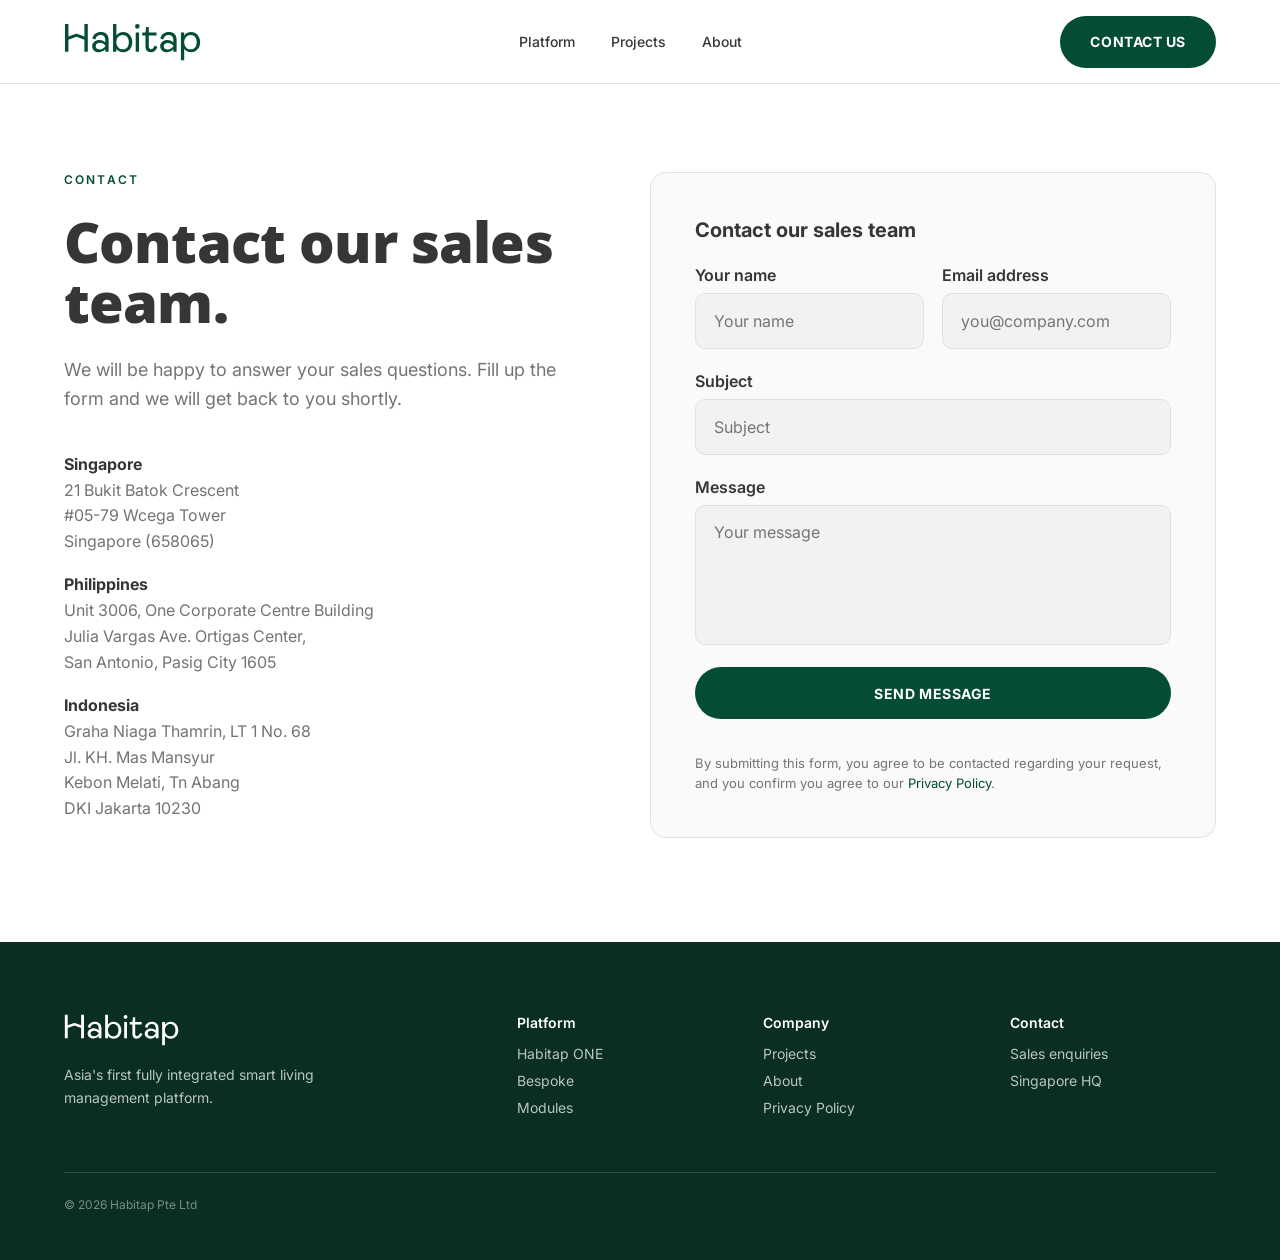
<file: contact.html>
<!DOCTYPE html>
<html lang="en">
<head>
<meta charset="utf-8">
<meta name="viewport" content="width=device-width, initial-scale=1">
<title>Contact | Habitap</title>
<link rel="preconnect" href="https://fonts.googleapis.com">
<link href="https://fonts.googleapis.com/css2?family=Inter:wght@400;500;600;700&amp;family=Open+Sans:wght@700;800&amp;display=swap" rel="stylesheet">
<link rel="stylesheet" href="site.css">
</head>
<body>

<nav class="nav">
  <div class="wrap">
    <a href="index.html"><img src="assets/Habitap_RGB_Forest.svg" alt="Habitap"></a>
    <div class="nav-links"><a href="index.html#platform">Platform</a><a href="projects.html">Projects</a><a href="about.html">About</a></div>
    <a class="btn" href="contact.html">CONTACT US</a>
    <button class="nav-burger" type="button" aria-label="Menu" aria-expanded="false"><span></span><span></span><span></span></button>
  </div>
  <div class="nav-panel" id="nav-panel"><a href="index.html#platform">Platform</a><a href="projects.html">Projects</a><a href="about.html">About</a><a href="contact.html">Contact us</a></div>
</nav>

<div class="wrap contact-grid">
  <div class="contact-info">
    <span class="kick">Contact</span>
    <h1>Contact our sales team.</h1>
    <p class="sub">We will be happy to answer your sales questions. Fill up the form and we will get back to you shortly.</p>
    <div style="display:flex;flex-direction:column;gap:20px;margin-top:16px">
      <div><b style="font-size:16px">Singapore</b><div style="color:var(--ink-2);font-size:16px;margin-top:4px;line-height:1.6">21 Bukit Batok Crescent<br>#05-79 Wcega Tower<br>Singapore (658065)</div></div>
      <div><b style="font-size:16px">Philippines</b><div style="color:var(--ink-2);font-size:16px;margin-top:4px;line-height:1.6">Unit 3006, One Corporate Centre Building<br>Julia Vargas Ave. Ortigas Center,<br>San Antonio, Pasig City 1605</div></div>
      <div><b style="font-size:16px">Indonesia</b><div style="color:var(--ink-2);font-size:16px;margin-top:4px;line-height:1.6">Graha Niaga Thamrin, LT 1 No. 68<br>Jl. KH. Mas Mansyur<br>Kebon Melati, Tn Abang<br>DKI Jakarta 10230</div></div>
    </div>
  </div>
  <form class="contact-card" onsubmit="event.preventDefault();this.querySelector('button').textContent='THANK YOU. WE\'LL BE IN TOUCH';">
    <h3>Contact our sales team</h3>
    <div class="two-col">
      <div class="field"><label for="cf-name">Your name</label><input id="cf-name" placeholder="Your name"></div>
      <div class="field"><label for="cf-email">Email address</label><input id="cf-email" type="email" placeholder="you@company.com"></div>
    </div>
    <div class="field"><label for="cf-subject">Subject</label><input id="cf-subject" placeholder="Subject"></div>
    <div class="field"><label for="cf-msg">Message</label><textarea id="cf-msg" placeholder="Your message"></textarea></div>
    <button class="btn" type="submit" style="width:100%">SEND MESSAGE</button>
    <p style="font-size:13px;color:var(--ink-2);line-height:1.55;margin:12px 0 0">By submitting this form, you agree to be contacted regarding your request, and you confirm you agree to our <a href="https://habitap.app/privacypolicy.html" target="_blank" rel="noopener">Privacy Policy</a>.</p>
  </form>
</div>

<footer class="footer">
  <div class="wrap">
    <div class="cols">
      <div><img src="assets/Habitap_RGB_White.svg" alt="Habitap"><div class="tag">Asia's first fully integrated smart living management platform.</div></div>
      <div><b>Platform</b><div class="fl"><a href="index.html#platform">Habitap ONE</a><a href="index.html#platform">Bespoke</a><a href="index.html#platform">Modules</a></div></div>
      <div><b>Company</b><div class="fl"><a href="projects.html">Projects</a><a href="about.html">About</a><a href="privacy.html">Privacy Policy</a></div></div>
      <div><b>Contact</b><div class="fl"><a href="contact.html">Sales enquiries</a><a href="contact.html">Singapore HQ</a></div></div>
    </div>
    <div class="base"><span>© 2026 Habitap Pte Ltd</span></div>
  </div>
</footer>

<script src="site.js" defer></script>
</body>
</html>
</file>
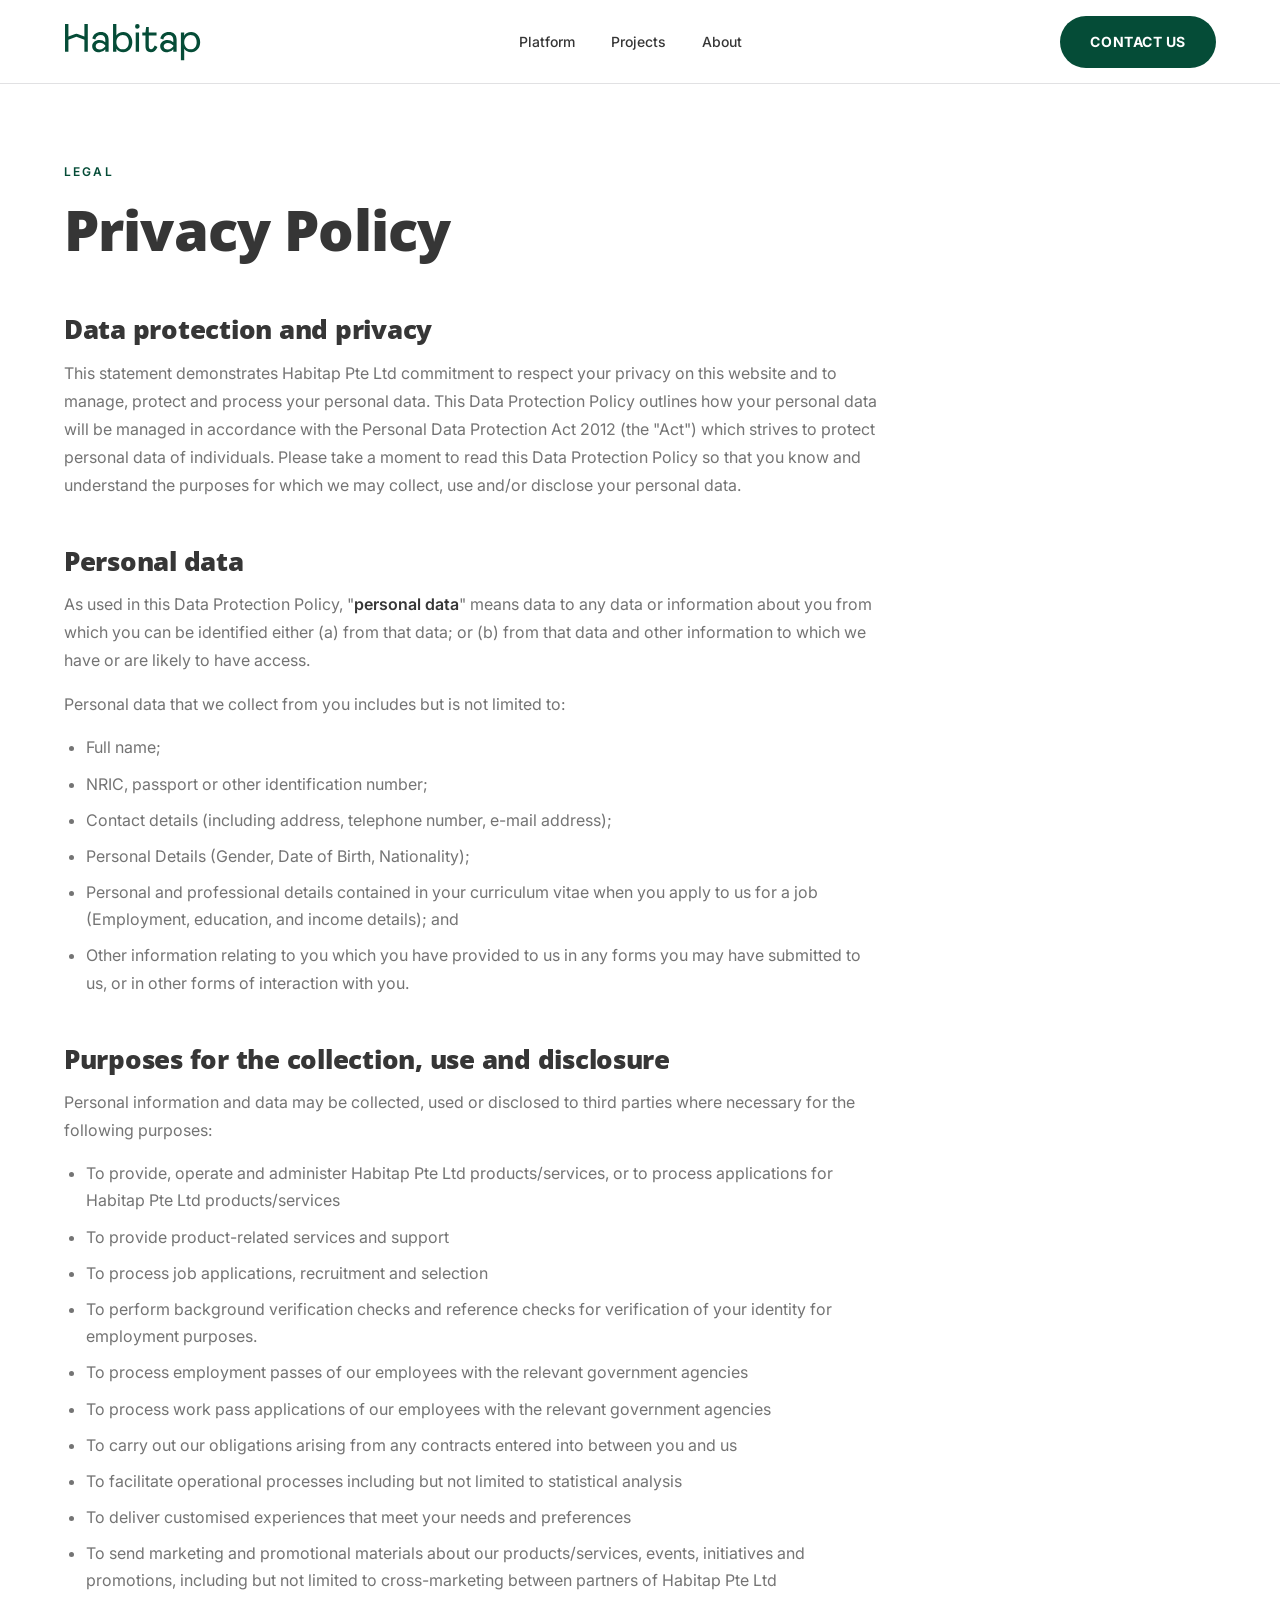
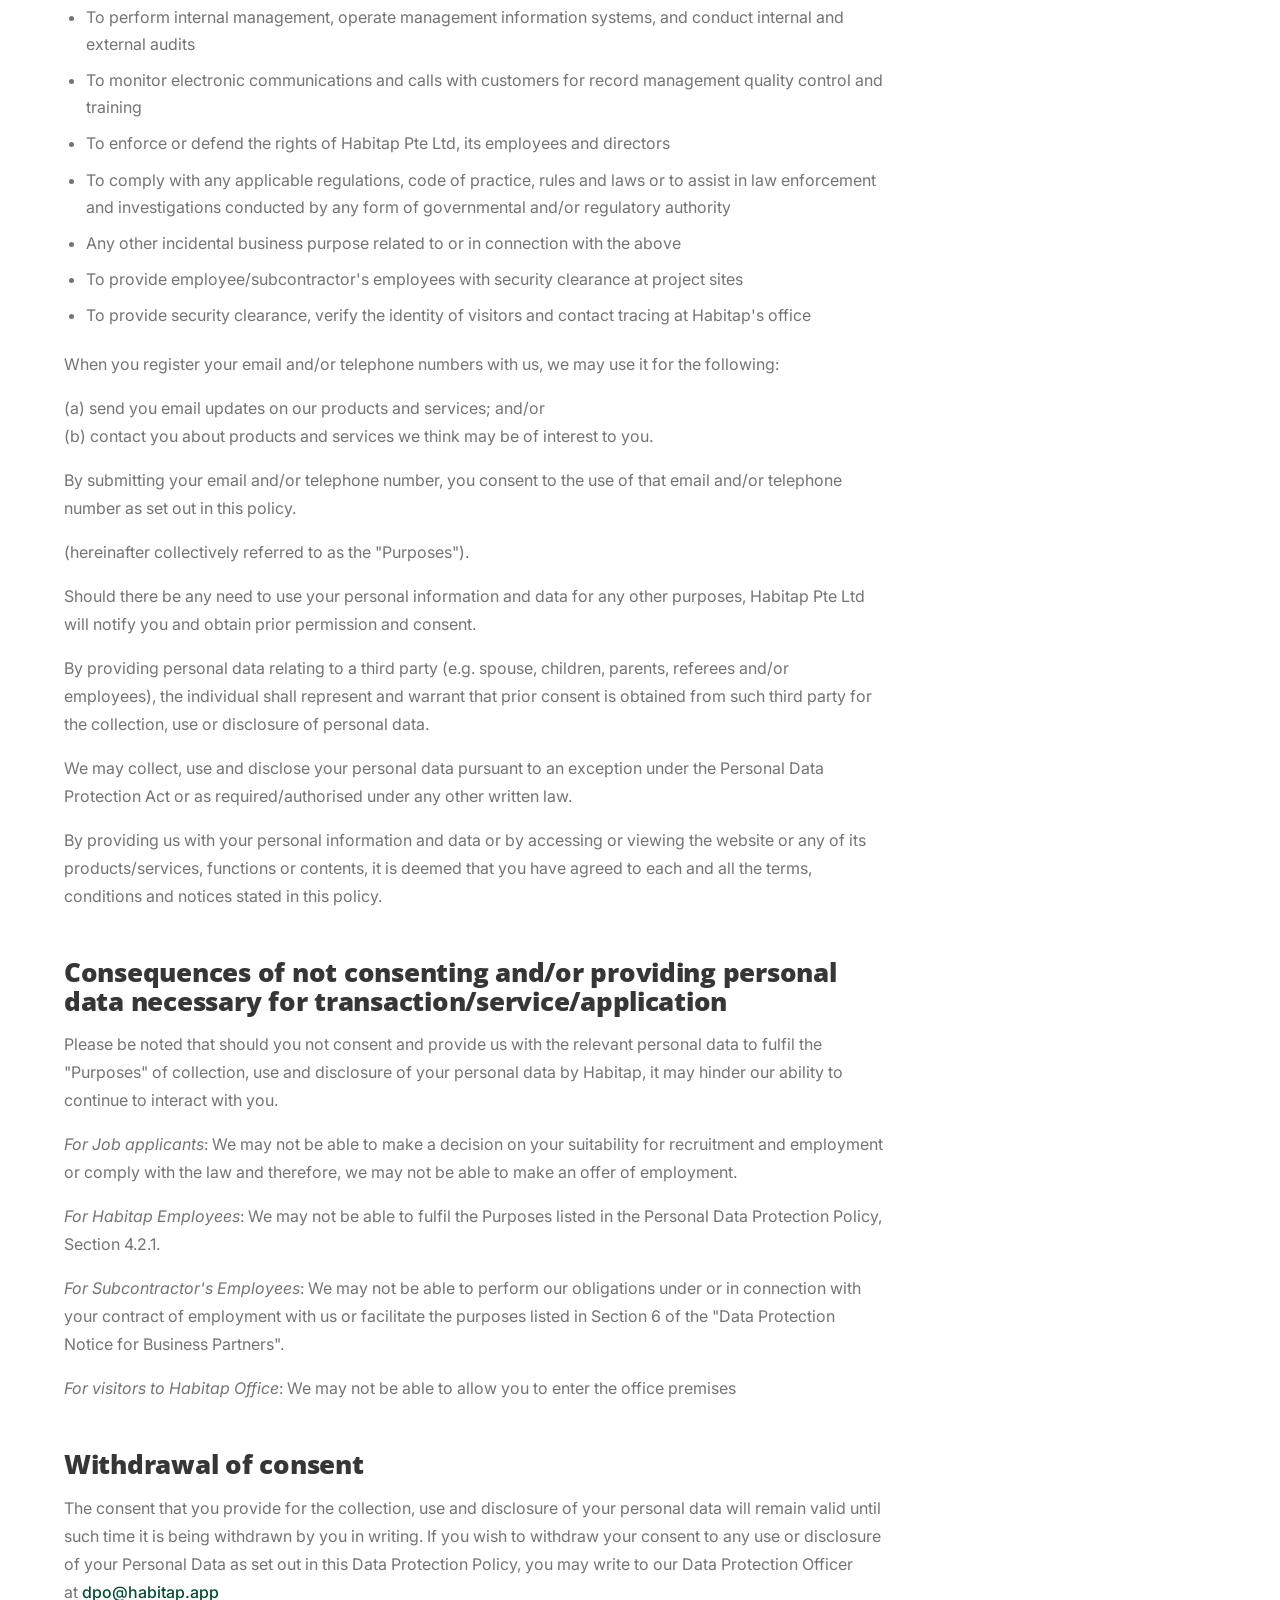
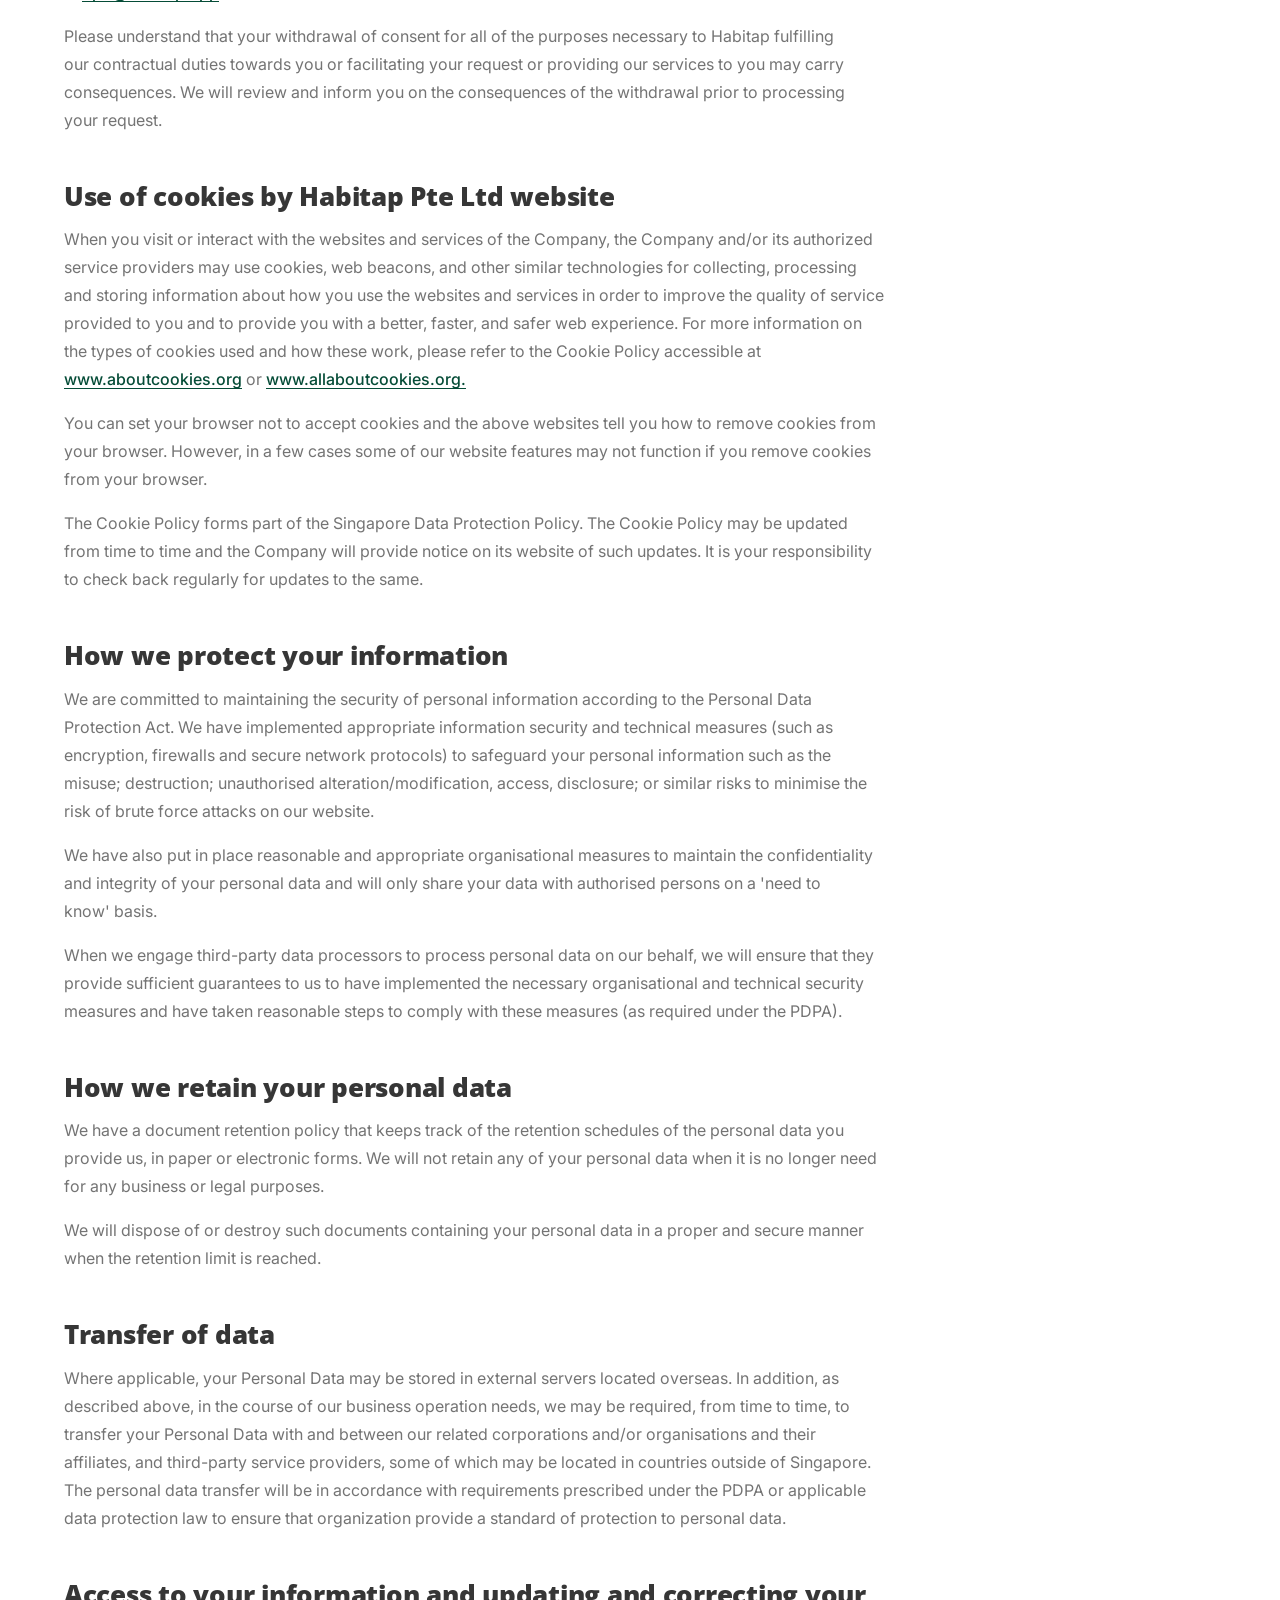
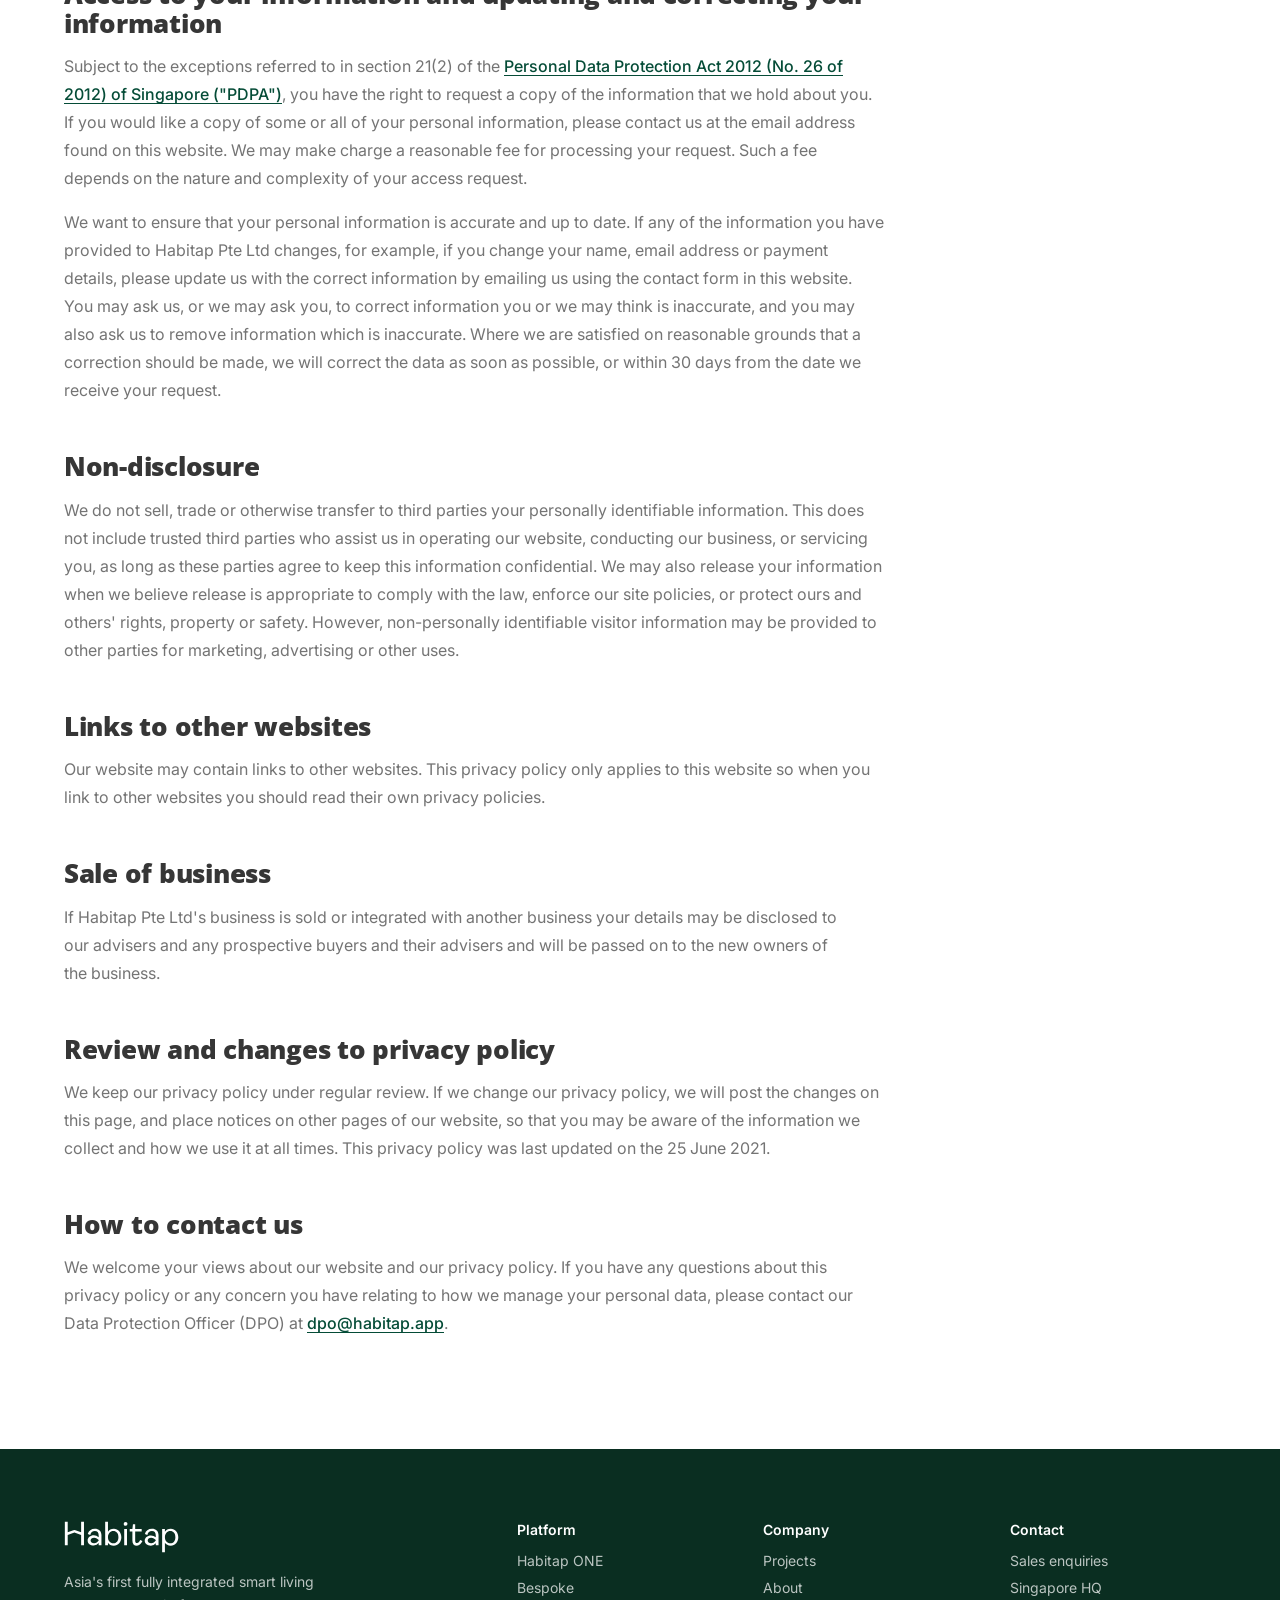
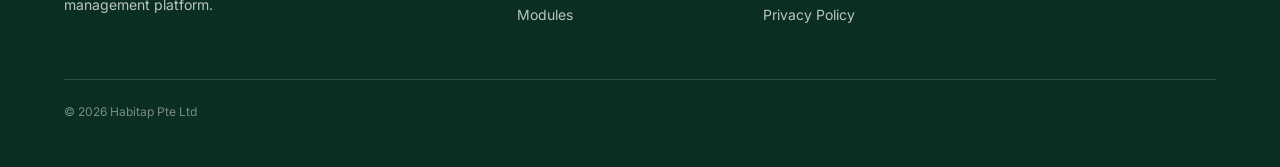
<file: privacy.html>
<!DOCTYPE html>
<html lang="en">
<head>
<meta charset="utf-8">
<meta name="viewport" content="width=device-width, initial-scale=1">
<title>Privacy Policy | Habitap</title>
<meta name="description" content="Habitap Pte Ltd Data Protection Policy: how your personal data is collected, used, disclosed and protected in accordance with Singapore's Personal Data Protection Act 2012.">
<link rel="preconnect" href="https://fonts.googleapis.com">
<link href="https://fonts.googleapis.com/css2?family=Inter:wght@400;500;600;700&amp;family=Open+Sans:wght@700;800&amp;display=swap" rel="stylesheet">
<link rel="stylesheet" href="site.css">
</head>
<body>

<nav class="nav">
  <div class="wrap">
    <a href="index.html"><img src="assets/Habitap_RGB_Forest.svg" alt="Habitap"></a>
    <div class="nav-links"><a href="index.html#platform">Platform</a><a href="projects.html">Projects</a><a href="about.html">About</a></div>
    <a class="btn" href="contact.html">CONTACT US</a>
    <button class="nav-burger" type="button" aria-label="Menu" aria-expanded="false"><span></span><span></span><span></span></button>
  </div>
  <div class="nav-panel" id="nav-panel"><a href="index.html#platform">Platform</a><a href="projects.html">Projects</a><a href="about.html">About</a><a href="contact.html">Contact us</a></div>
</nav>

<div class="wrap page-hero">
  <span class="kick">Legal</span>
  <h1>Privacy Policy</h1>
</div>

<div class="wrap legal">
  <h2>Data protection and privacy</h2>
  <p>This statement demonstrates Habitap Pte Ltd commitment to respect your privacy on this website and to manage, protect and process your personal data. This Data Protection Policy outlines how your personal data will be managed in accordance with the Personal Data Protection Act 2012 (the "Act") which strives to protect personal data of individuals. Please take a moment to read this Data Protection Policy so that you know and understand the purposes for which we may collect, use and/or disclose your personal data.</p>

  <h2>Personal data</h2>
  <p>As used in this Data Protection Policy, "<strong>personal data</strong>" means data to any data or information about you from which you can be identified either (a) from that data; or (b) from that data and other information to which we have or are likely to have access.</p>
  <p>Personal data that we collect from you includes but is not limited to:</p>
  <ul>
    <li>Full name;</li>
    <li>NRIC, passport or other identification number;</li>
    <li>Contact details (including address, telephone number, e-mail address);</li>
    <li>Personal Details (Gender, Date of Birth, Nationality);</li>
    <li>Personal and professional details contained in your curriculum vitae when you apply to us for a job (Employment, education, and income details); and</li>
    <li>Other information relating to you which you have provided to us in any forms you may have submitted to us, or in other forms of interaction with you.</li>
  </ul>

  <h2>Purposes for the collection, use and disclosure</h2>
  <p>Personal information and data may be collected, used or disclosed to third parties where necessary for the following purposes:</p>
  <ul>
    <li>To provide, operate and administer Habitap Pte Ltd products/services, or to process applications for Habitap Pte Ltd products/services</li>
    <li>To provide product-related services and support</li>
    <li>To process job applications, recruitment and selection</li>
    <li>To perform background verification checks and reference checks for verification of your identity for employment purposes.</li>
    <li>To process employment passes of our employees with the relevant government agencies</li>
    <li>To process work pass applications of our employees with the relevant government agencies</li>
    <li>To carry out our obligations arising from any contracts entered into between you and us</li>
    <li>To facilitate operational processes including but not limited to statistical analysis</li>
    <li>To deliver customised experiences that meet your needs and preferences</li>
    <li>To send marketing and promotional materials about our products/services, events, initiatives and promotions, including but not limited to cross-marketing between partners of Habitap Pte Ltd</li>
    <li>To perform internal management, operate management information systems, and conduct internal and external audits</li>
    <li>To monitor electronic communications and calls with customers for record management quality control and training</li>
    <li>To enforce or defend the rights of Habitap Pte Ltd, its employees and directors</li>
    <li>To comply with any applicable regulations, code of practice, rules and laws or to assist in law enforcement and investigations conducted by any form of governmental and/or regulatory authority</li>
    <li>Any other incidental business purpose related to or in connection with the above</li>
    <li>To provide employee/subcontractor's employees with security clearance at project sites</li>
    <li>To provide security clearance, verify the identity of visitors and contact tracing at Habitap's office</li>
  </ul>
  <p>When you register your email and/or telephone numbers with us, we may use it for the following:</p>
  <p>(a) send you email updates on our products and services; and/or<br>(b) contact you about products and services we think may be of interest to you.</p>
  <p>By submitting your email and/or telephone number, you consent to the use of that email and/or telephone number as set out in this policy.</p>
  <p>(hereinafter collectively referred to as the "Purposes").</p>
  <p>Should there be any need to use your personal information and data for any other purposes, Habitap Pte Ltd will notify you and obtain prior permission and consent.</p>
  <p>By providing personal data relating to a third party (e.g. spouse, children, parents, referees and/or employees), the individual shall represent and warrant that prior consent is obtained from such third party for the collection, use or disclosure of personal data.</p>
  <p>We may collect, use and disclose your personal data pursuant to an exception under the Personal Data Protection Act or as required/authorised under any other written law.</p>
  <p>By providing us with your personal information and data or by accessing or viewing the website or any of its products/services, functions or contents, it is deemed that you have agreed to each and all the terms, conditions and notices stated in this policy.</p>

  <h2>Consequences of not consenting and/or providing personal data necessary for transaction/service/application</h2>
  <p>Please be noted that should you not consent and provide us with the relevant personal data to fulfil the "Purposes" of collection, use and disclosure of your personal data by Habitap, it may hinder our ability to continue to interact with you.</p>
  <p><em>For Job applicants</em>: We may not be able to make a decision on your suitability for recruitment and employment or comply with the law and therefore, we may not be able to make an offer of employment.</p>
  <p><em>For Habitap Employees</em>: We may not be able to fulfil the Purposes listed in the Personal Data Protection Policy, Section 4.2.1.</p>
  <p><em>For Subcontractor's Employees</em>: We may not be able to perform our obligations under or in connection with your contract of employment with us or facilitate the purposes listed in Section 6 of the "Data Protection Notice for Business Partners".</p>
  <p><em>For visitors to Habitap Office</em>: We may not be able to allow you to enter the office premises</p>

  <h2>Withdrawal of consent</h2>
  <p>The consent that you provide for the collection, use and disclosure of your personal data will remain valid until such time it is being withdrawn by you in writing. If you wish to withdraw your consent to any use or disclosure of your Personal Data as set out in this Data Protection Policy, you may write to our Data Protection Officer at <a href="mailto:dpo@habitap.app">dpo@habitap.app</a></p>
  <p>Please understand that your withdrawal of consent for all of the purposes necessary to Habitap fulfilling our contractual duties towards you or facilitating your request or providing our services to you may carry consequences. We will review and inform you on the consequences of the withdrawal prior to processing your request.</p>

  <h2>Use of cookies by Habitap Pte Ltd website</h2>
  <p>When you visit or interact with the websites and services of the Company, the Company and/or its authorized service providers may use cookies, web beacons, and other similar technologies for collecting, processing and storing information about how you use the websites and services in order to improve the quality of service provided to you and to provide you with a better, faster, and safer web experience. For more information on the types of cookies used and how these work, please refer to the Cookie Policy accessible at <a href="http://www.aboutcookies.org" target="_blank" rel="noopener">www.aboutcookies.org</a> or <a href="http://www.allaboutcookies.org" target="_blank" rel="noopener">www.allaboutcookies.org.</a></p>
  <p>You can set your browser not to accept cookies and the above websites tell you how to remove cookies from your browser. However, in a few cases some of our website features may not function if you remove cookies from your browser.</p>
  <p>The Cookie Policy forms part of the Singapore Data Protection Policy. The Cookie Policy may be updated from time to time and the Company will provide notice on its website of such updates. It is your responsibility to check back regularly for updates to the same.</p>

  <h2>How we protect your information</h2>
  <p>We are committed to maintaining the security of personal information according to the Personal Data Protection Act. We have implemented appropriate information security and technical measures (such as encryption, firewalls and secure network protocols) to safeguard your personal information such as the misuse; destruction; unauthorised alteration/modification, access, disclosure; or similar risks to minimise the risk of brute force attacks on our website.</p>
  <p>We have also put in place reasonable and appropriate organisational measures to maintain the confidentiality and integrity of your personal data and will only share your data with authorised persons on a 'need to know' basis.</p>
  <p>When we engage third-party data processors to process personal data on our behalf, we will ensure that they provide sufficient guarantees to us to have implemented the necessary organisational and technical security measures and have taken reasonable steps to comply with these measures (as required under the PDPA).</p>

  <h2>How we retain your personal data</h2>
  <p>We have a document retention policy that keeps track of the retention schedules of the personal data you provide us, in paper or electronic forms. We will not retain any of your personal data when it is no longer need for any business or legal purposes.</p>
  <p>We will dispose of or destroy such documents containing your personal data in a proper and secure manner when the retention limit is reached.</p>

  <h2>Transfer of data</h2>
  <p>Where applicable, your Personal Data may be stored in external servers located overseas. In addition, as described above, in the course of our business operation needs, we may be required, from time to time, to transfer your Personal Data with and between our related corporations and/or organisations and their affiliates, and third-party service providers, some of which may be located in countries outside of Singapore. The personal data transfer will be in accordance with requirements prescribed under the PDPA or applicable data protection law to ensure that organization provide a standard of protection to personal data.</p>

  <h2>Access to your information and updating and correcting your information</h2>
  <p>Subject to the exceptions referred to in section 21(2) of the <a href="https://sso.agc.gov.sg/Act/PDPA2012" target="_blank" rel="noopener">Personal Data Protection Act 2012 (No. 26 of 2012) of Singapore ("PDPA")</a>, you have the right to request a copy of the information that we hold about you. If you would like a copy of some or all of your personal information, please contact us at the email address found on this website. We may make charge a reasonable fee for processing your request. Such a fee depends on the nature and complexity of your access request.</p>
  <p>We want to ensure that your personal information is accurate and up to date. If any of the information you have provided to Habitap Pte Ltd changes, for example, if you change your name, email address or payment details, please update us with the correct information by emailing us using the contact form in this website. You may ask us, or we may ask you, to correct information you or we may think is inaccurate, and you may also ask us to remove information which is inaccurate. Where we are satisfied on reasonable grounds that a correction should be made, we will correct the data as soon as possible, or within 30 days from the date we receive your request.</p>

  <h2>Non-disclosure</h2>
  <p>We do not sell, trade or otherwise transfer to third parties your personally identifiable information. This does not include trusted third parties who assist us in operating our website, conducting our business, or servicing you, as long as these parties agree to keep this information confidential. We may also release your information when we believe release is appropriate to comply with the law, enforce our site policies, or protect ours and others' rights, property or safety. However, non-personally identifiable visitor information may be provided to other parties for marketing, advertising or other uses.</p>

  <h2>Links to other websites</h2>
  <p>Our website may contain links to other websites. This privacy policy only applies to this website so when you link to other websites you should read their own privacy policies.</p>

  <h2>Sale of business</h2>
  <p>If Habitap Pte Ltd's business is sold or integrated with another business your details may be disclosed to our advisers and any prospective buyers and their advisers and will be passed on to the new owners of the business.</p>

  <h2>Review and changes to privacy policy</h2>
  <p>We keep our privacy policy under regular review. If we change our privacy policy, we will post the changes on this page, and place notices on other pages of our website, so that you may be aware of the information we collect and how we use it at all times. This privacy policy was last updated on the 25 June 2021.</p>

  <h2>How to contact us</h2>
  <p>We welcome your views about our website and our privacy policy. If you have any questions about this privacy policy or any concern you have relating to how we manage your personal data, please contact our Data Protection Officer (DPO) at <a href="mailto:dpo@habitap.app">dpo@habitap.app</a>.</p>
</div>

<footer class="footer">
  <div class="wrap">
    <div class="cols">
      <div><img src="assets/Habitap_RGB_White.svg" alt="Habitap"><div class="tag">Asia's first fully integrated smart living management platform.</div></div>
      <div><b>Platform</b><div class="fl"><a href="index.html#platform">Habitap ONE</a><a href="index.html#platform">Bespoke</a><a href="index.html#platform">Modules</a></div></div>
      <div><b>Company</b><div class="fl"><a href="projects.html">Projects</a><a href="about.html">About</a><a href="privacy.html">Privacy Policy</a></div></div>
      <div><b>Contact</b><div class="fl"><a href="contact.html">Sales enquiries</a><a href="contact.html">Singapore HQ</a></div></div>
    </div>
    <div class="base"><span>© 2026 Habitap Pte Ltd</span></div>
  </div>
</footer>

<script src="site.js" defer></script>
</body>
</html>
</file>
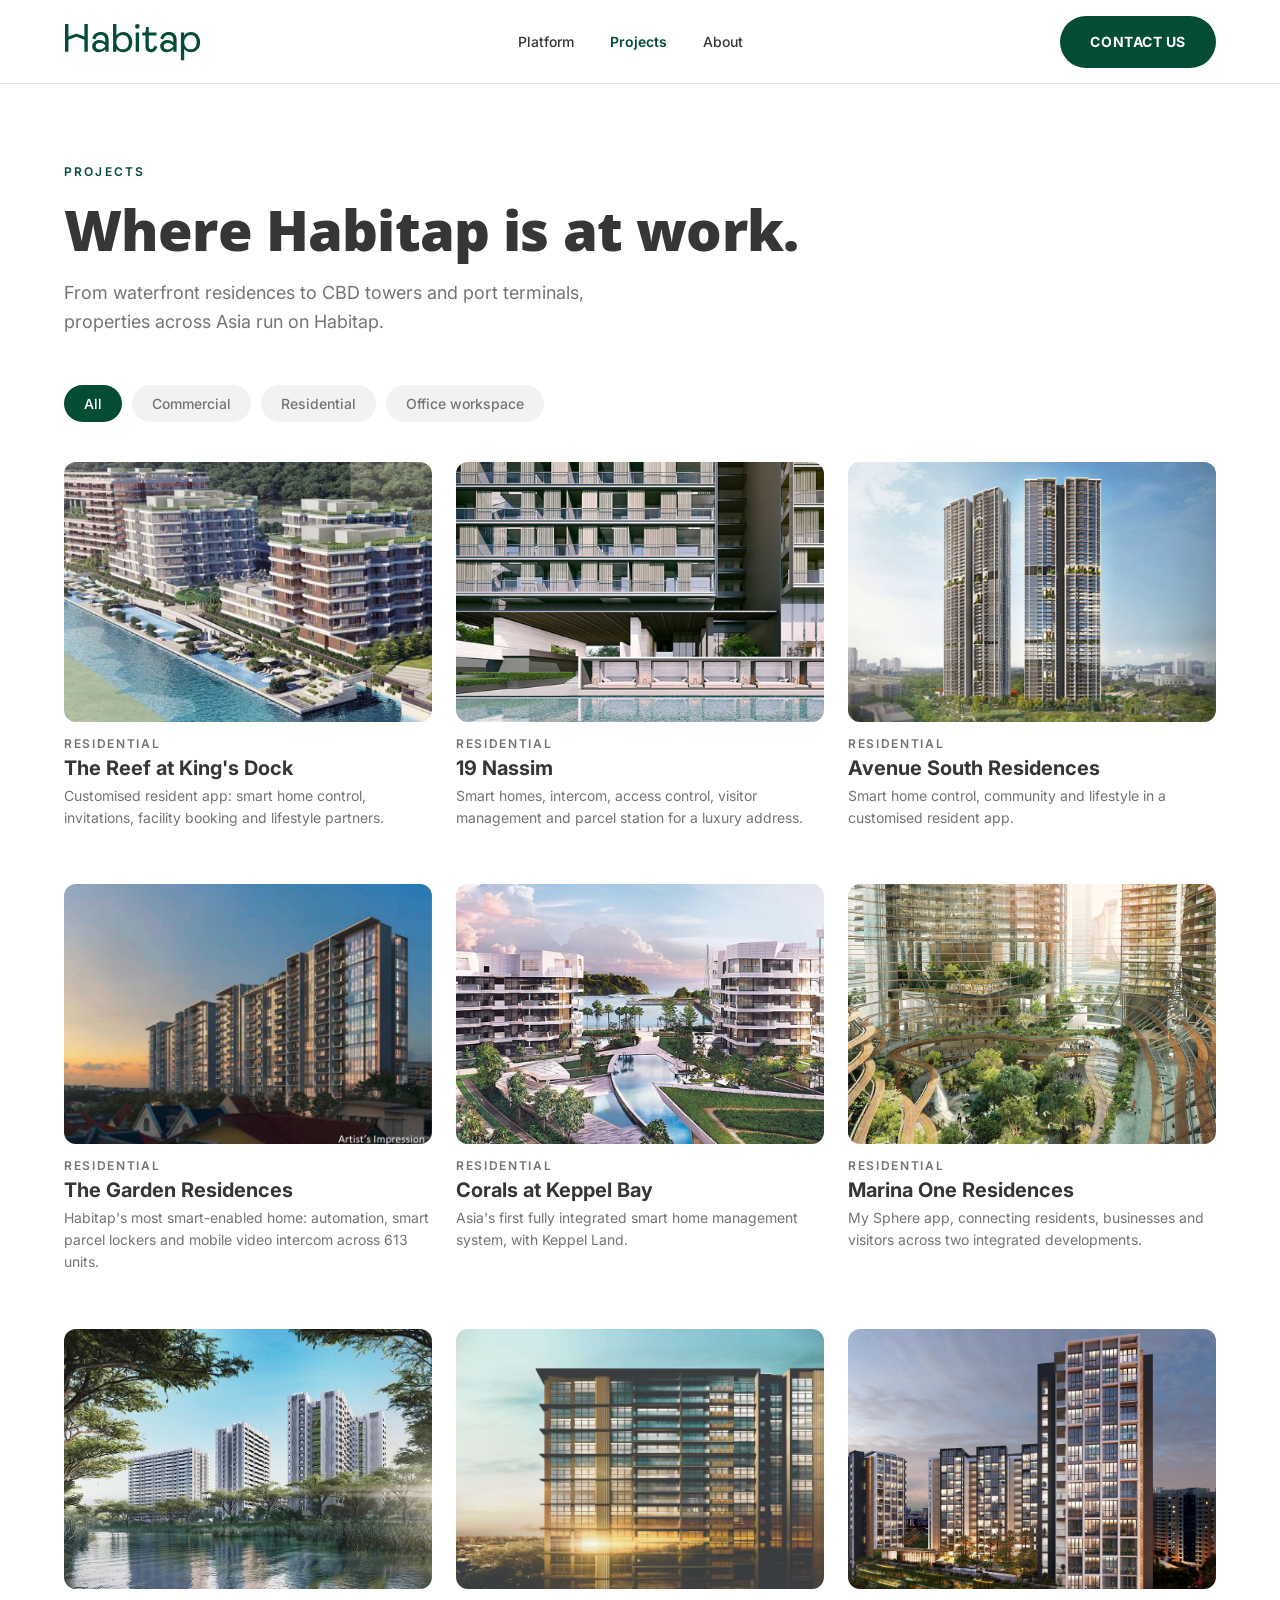
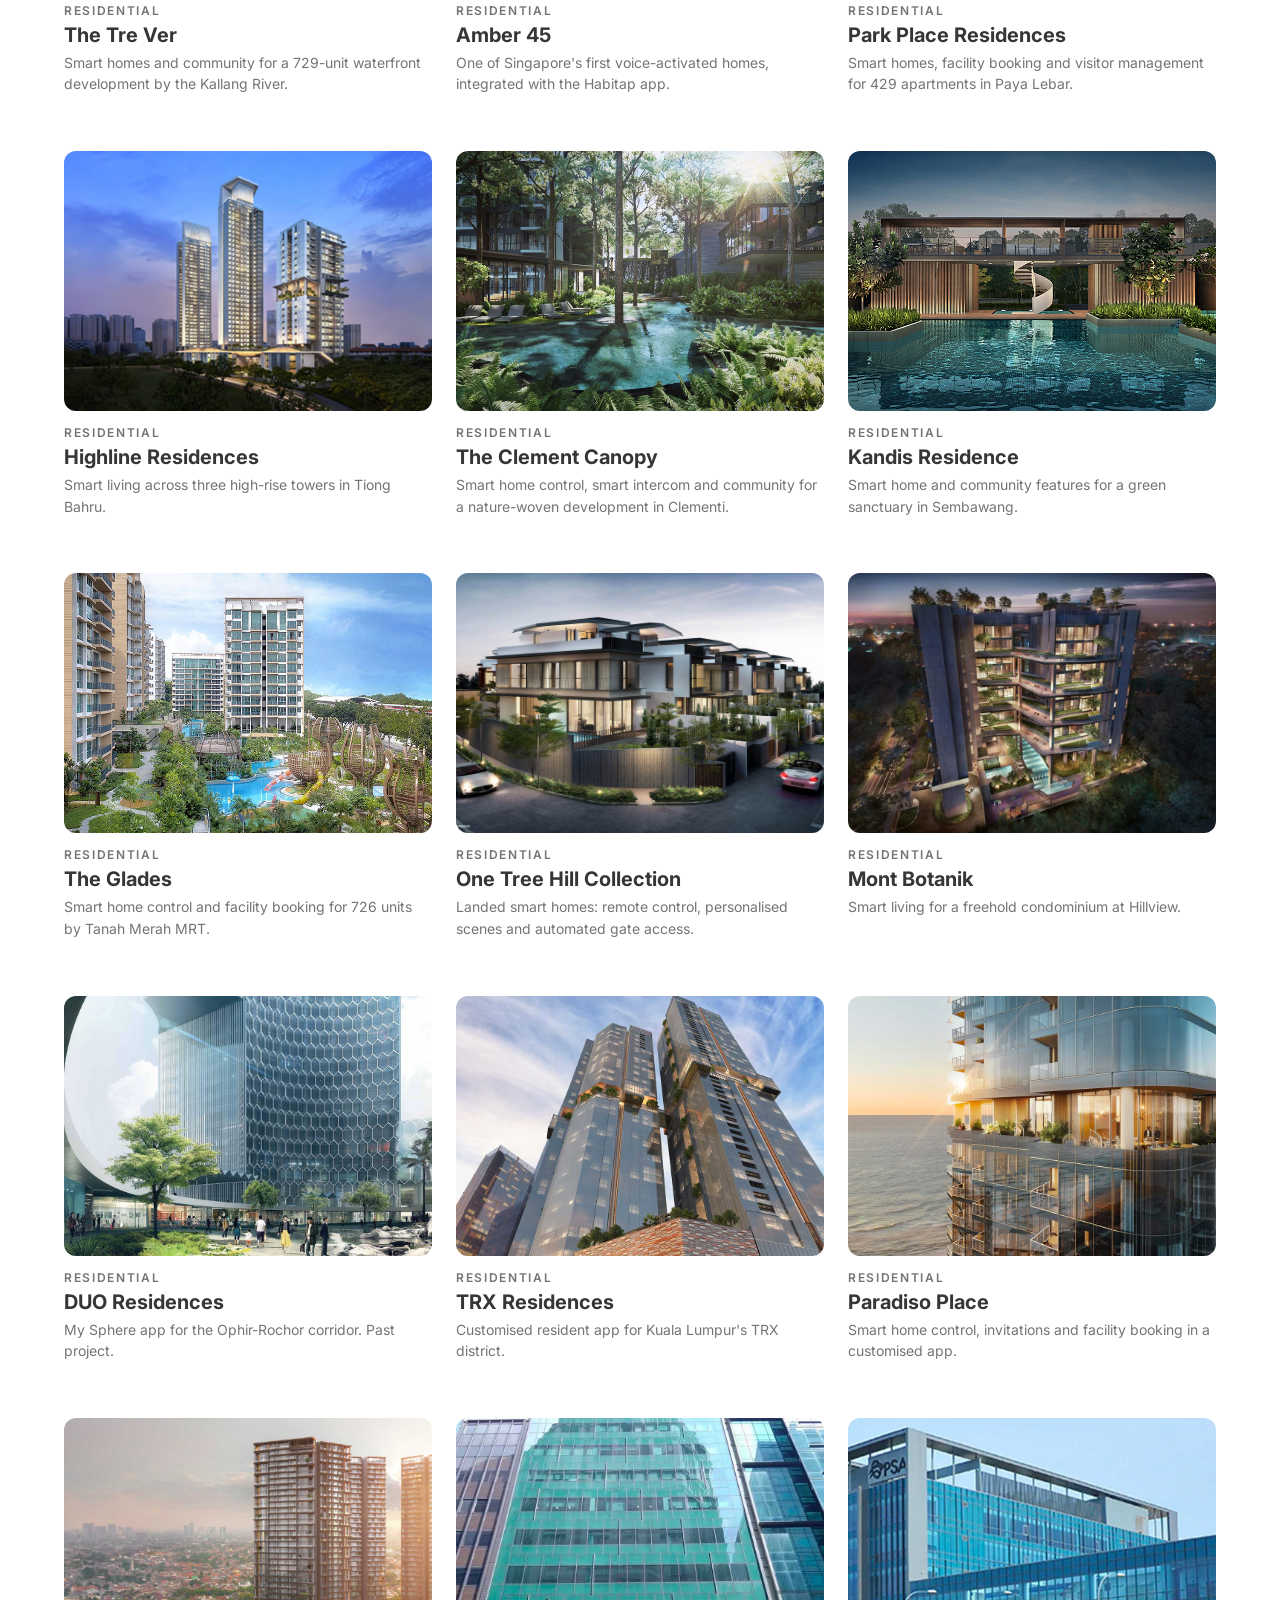
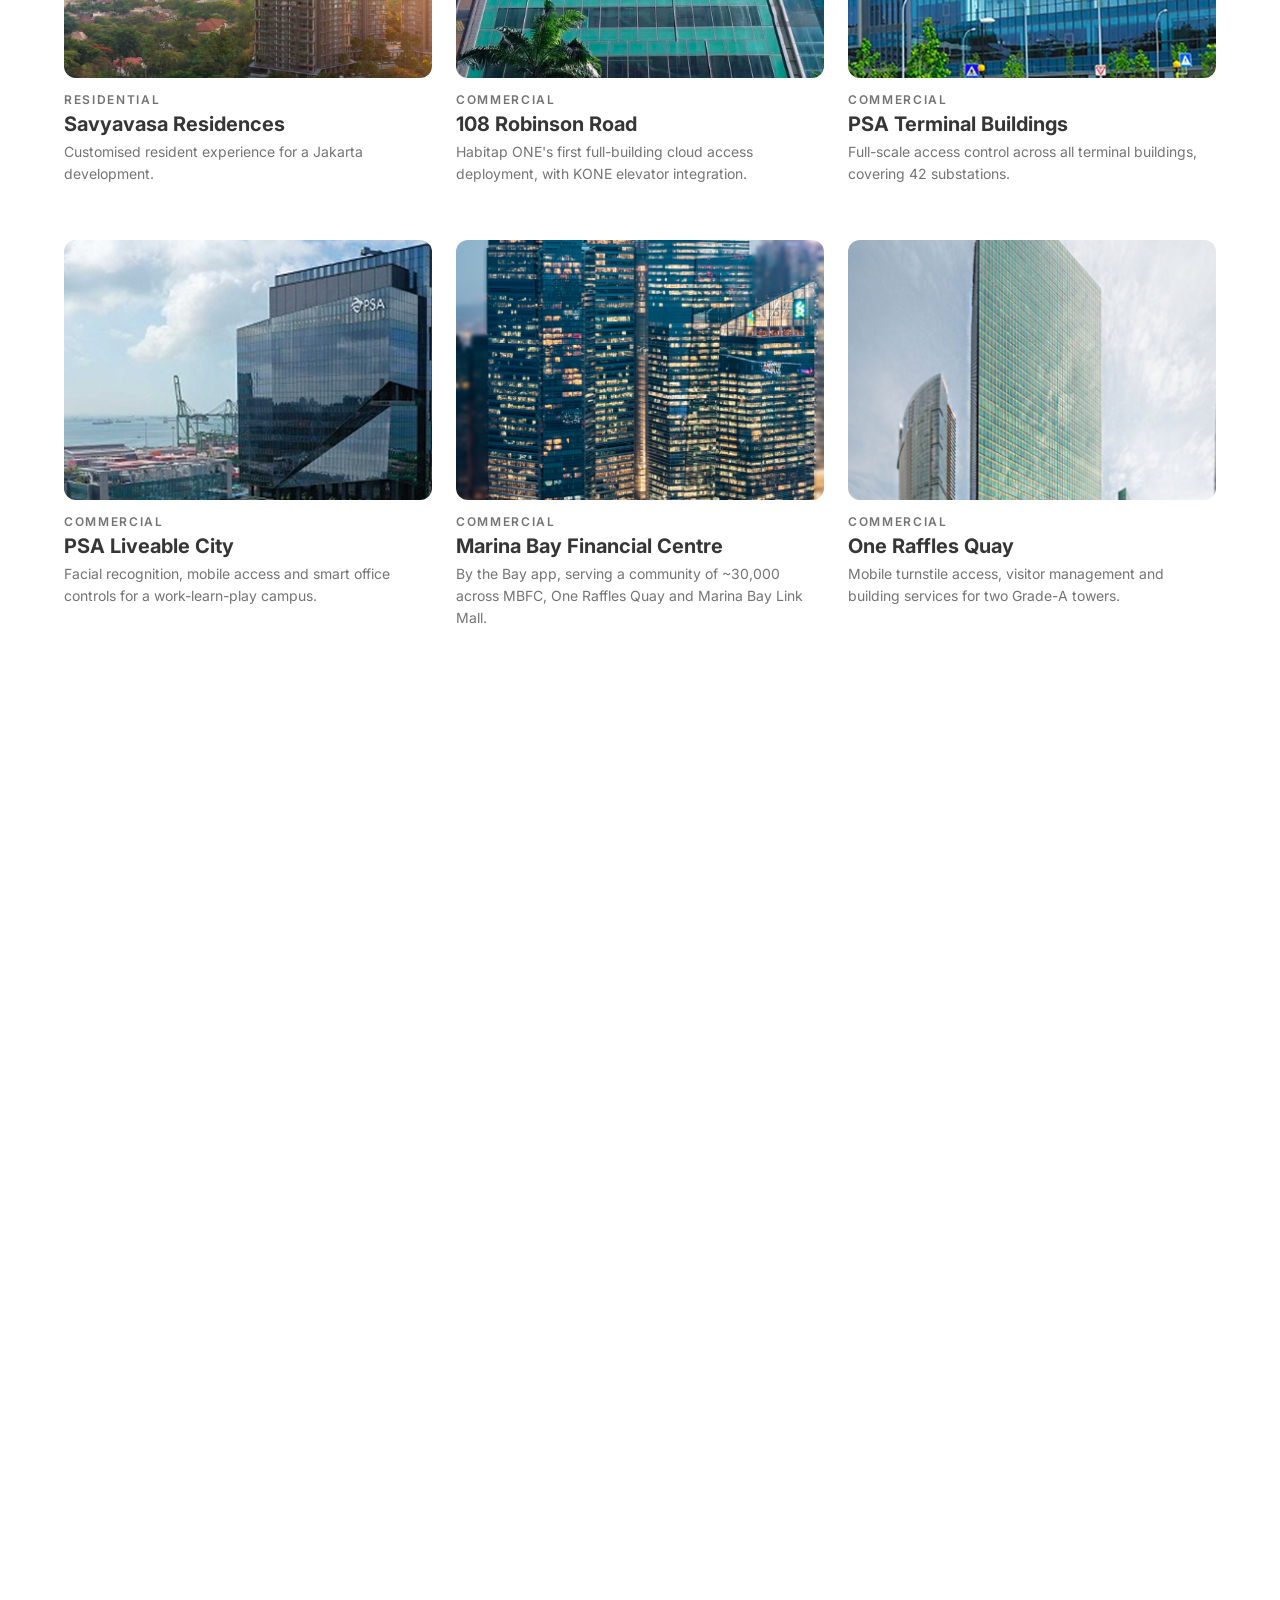
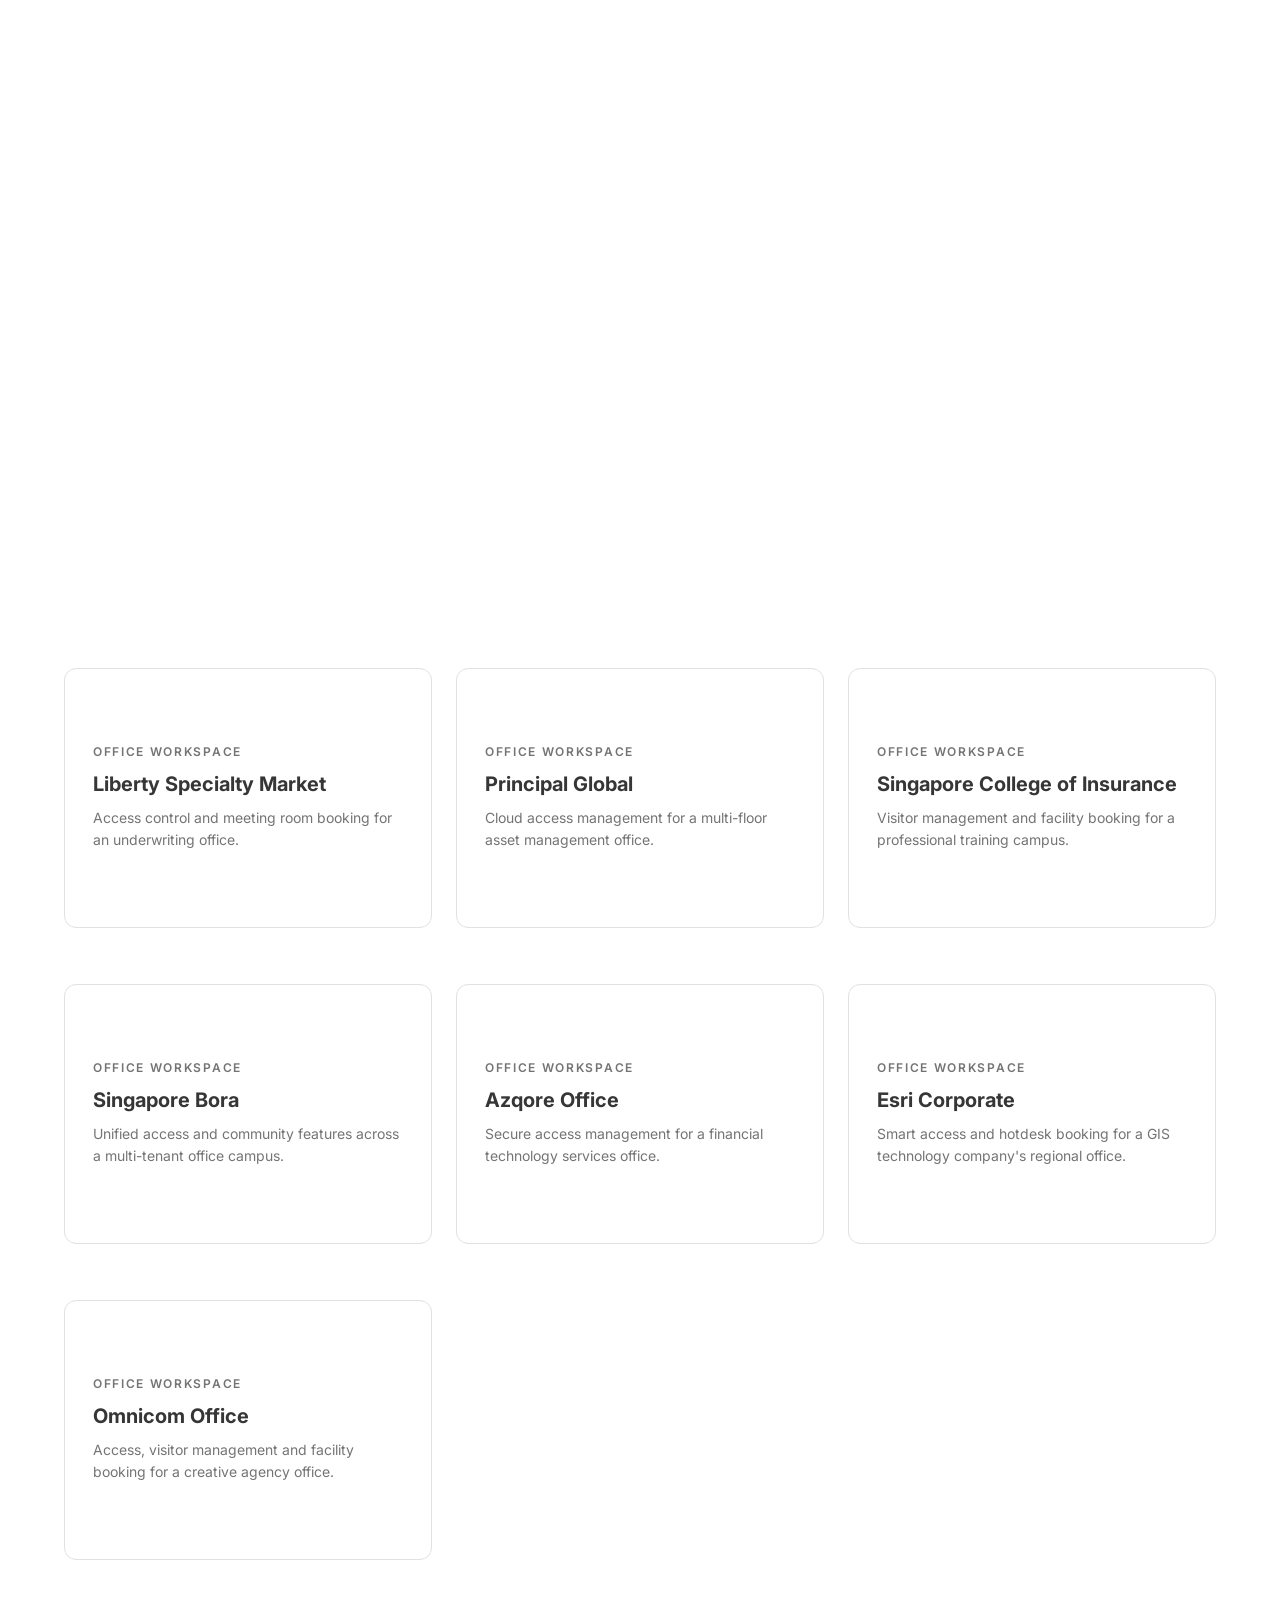
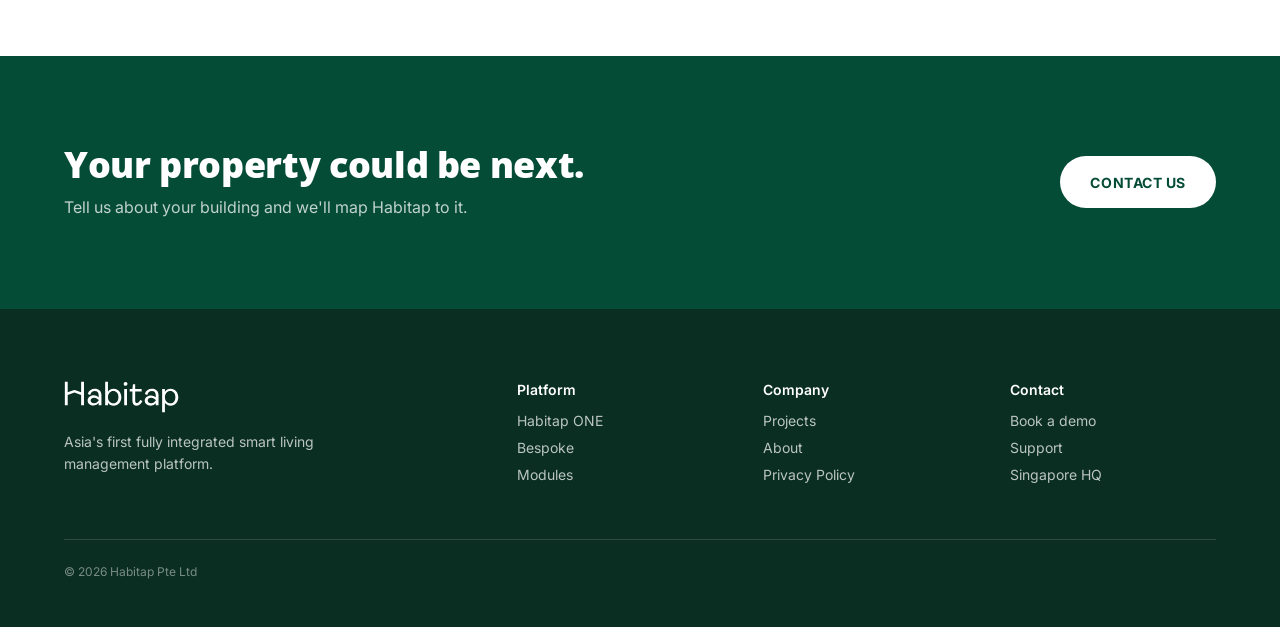
<file: projects.html>
<!DOCTYPE html>
<html lang="en">
<head>
<meta charset="utf-8">
<meta name="viewport" content="width=device-width, initial-scale=1">
<title>Projects | Habitap</title>
<link rel="preconnect" href="https://fonts.googleapis.com">
<link href="https://fonts.googleapis.com/css2?family=Inter:wght@400;500;600;700&amp;family=Open+Sans:wght@700;800&amp;display=swap" rel="stylesheet">
<link rel="stylesheet" href="site.css">
</head>
<body>

<nav class="nav">
  <div class="wrap">
    <a href="index.html"><img src="assets/Habitap_RGB_Forest.svg" alt="Habitap"></a>
    <div class="nav-links"><a href="index.html#platform">Platform</a><a href="projects.html" class="active">Projects</a><a href="about.html">About</a></div>
    <a class="btn" href="contact.html">CONTACT US</a>
    <button class="nav-burger" type="button" aria-label="Menu" aria-expanded="false"><span></span><span></span><span></span></button>
  </div>
  <div class="nav-panel" id="nav-panel"><a href="index.html#platform">Platform</a><a href="projects.html">Projects</a><a href="about.html">About</a><a href="contact.html">Contact us</a></div>
</nav>

<header class="wrap page-hero">
  <span class="kick">Projects</span>
  <h1 style="max-width:800px">Where Habitap is at work.</h1>
  <p class="sub" style="max-width:560px">From waterfront residences to CBD towers and port terminals, properties across Asia run on Habitap.</p>
</header>

<div class="wrap" style="padding-bottom:40px">
  <div class="chips">
    <button class="chip active" data-filter="all">All</button>
    <button class="chip" data-filter="commercial">Commercial</button>
    <button class="chip" data-filter="residential">Residential</button>
    <button class="chip" data-filter="workspace">Office workspace</button>
  </div>
</div>

<div class="wrap" style="padding-bottom:96px">
  <div class="proj-grid" id="grid" style="row-gap:56px">
    <!-- Residential -->
    <div class="proj" data-cat="residential"><div class="ph"><img src="assets/projects/thereef.jpg" alt="The Reef at King's Dock"></div><div class="meta"><span class="cat">Residential</span><h3>The Reef at King's Dock</h3><span class="desc">Customised resident app: smart home control, invitations, facility booking and lifestyle partners.</span></div></div>
    <div class="proj" data-cat="residential"><div class="ph"><img src="assets/projects/nassim.jpg" alt="19 Nassim"></div><div class="meta"><span class="cat">Residential</span><h3>19 Nassim</h3><span class="desc">Smart homes, intercom, access control, visitor management and parcel station for a luxury address.</span></div></div>
    <div class="proj" data-cat="residential"><div class="ph"><img src="assets/projects/avenuesouth.jpg" alt="Avenue South Residences"></div><div class="meta"><span class="cat">Residential</span><h3>Avenue South Residences</h3><span class="desc">Smart home control, community and lifestyle in a customised resident app.</span></div></div>
    <div class="proj" data-cat="residential"><div class="ph"><img src="assets/projects/thegarden_residences.jpg" alt="The Garden Residences"></div><div class="meta"><span class="cat">Residential</span><h3>The Garden Residences</h3><span class="desc">Habitap's most smart-enabled home: automation, smart parcel lockers and mobile video intercom across 613 units.</span></div></div>
    <div class="proj" data-cat="residential"><div class="ph"><img src="assets/projects/corals.jpg" alt="Corals at Keppel Bay"></div><div class="meta"><span class="cat">Residential</span><h3>Corals at Keppel Bay</h3><span class="desc">Asia's first fully integrated smart home management system, with Keppel Land.</span></div></div>
    <div class="proj" data-cat="residential"><div class="ph"><img src="assets/projects/marina.jpg" alt="Marina One Residences"></div><div class="meta"><span class="cat">Residential</span><h3>Marina One Residences</h3><span class="desc">My Sphere app, connecting residents, businesses and visitors across two integrated developments.</span></div></div>
    <div class="proj" data-cat="residential"><div class="ph"><img src="assets/projects/thetrever_treesriverhome.jpg" alt="The Tre Ver"></div><div class="meta"><span class="cat">Residential</span><h3>The Tre Ver</h3><span class="desc">Smart homes and community for a 729-unit waterfront development by the Kallang River.</span></div></div>
    <div class="proj" data-cat="residential"><div class="ph"><img src="assets/projects/amber45.jpg" alt="Amber 45"></div><div class="meta"><span class="cat">Residential</span><h3>Amber 45</h3><span class="desc">One of Singapore's first voice-activated homes, integrated with the Habitap app.</span></div></div>
    <div class="proj" data-cat="residential"><div class="ph"><img src="assets/projects/parkplace.jpg" alt="Park Place Residences"></div><div class="meta"><span class="cat">Residential</span><h3>Park Place Residences</h3><span class="desc">Smart homes, facility booking and visitor management for 429 apartments in Paya Lebar.</span></div></div>
    <div class="proj" data-cat="residential"><div class="ph"><img src="assets/projects/highline.jpg" alt="Highline Residences"></div><div class="meta"><span class="cat">Residential</span><h3>Highline Residences</h3><span class="desc">Smart living across three high-rise towers in Tiong Bahru.</span></div></div>
    <div class="proj" data-cat="residential"><div class="ph"><img src="assets/projects/canopy.jpg" alt="The Clement Canopy"></div><div class="meta"><span class="cat">Residential</span><h3>The Clement Canopy</h3><span class="desc">Smart home control, smart intercom and community for a nature-woven development in Clementi.</span></div></div>
    <div class="proj" data-cat="residential"><div class="ph"><img src="assets/projects/kandis.jpg" alt="Kandis Residence"></div><div class="meta"><span class="cat">Residential</span><h3>Kandis Residence</h3><span class="desc">Smart home and community features for a green sanctuary in Sembawang.</span></div></div>
    <div class="proj" data-cat="residential"><div class="ph"><img src="assets/projects/glades.jpg" alt="The Glades"></div><div class="meta"><span class="cat">Residential</span><h3>The Glades</h3><span class="desc">Smart home control and facility booking for 726 units by Tanah Merah MRT.</span></div></div>
    <div class="proj" data-cat="residential"><div class="ph"><img src="assets/projects/onetreehill_collection.jpg" alt="One Tree Hill Collection"></div><div class="meta"><span class="cat">Residential</span><h3>One Tree Hill Collection</h3><span class="desc">Landed smart homes: remote control, personalised scenes and automated gate access.</span></div></div>
    <div class="proj" data-cat="residential"><div class="ph"><img src="assets/projects/montbotanik_residence.jpg" alt="Mont Botanik"></div><div class="meta"><span class="cat">Residential</span><h3>Mont Botanik</h3><span class="desc">Smart living for a freehold condominium at Hillview.</span></div></div>
    <div class="proj" data-cat="residential"><div class="ph"><img src="assets/projects/duo.jpg" alt="DUO Residences"></div><div class="meta"><span class="cat">Residential</span><h3>DUO Residences</h3><span class="desc">My Sphere app for the Ophir-Rochor corridor. Past project.</span></div></div>
    <div class="proj" data-cat="residential"><div class="ph"><img src="assets/projects/trx.jpg" alt="TRX Residences"></div><div class="meta"><span class="cat">Residential</span><h3>TRX Residences</h3><span class="desc">Customised resident app for Kuala Lumpur's TRX district.</span></div></div>
    <div class="proj" data-cat="residential"><div class="ph"><img src="assets/projects/paradiso.jpg" alt="Paradiso Place"></div><div class="meta"><span class="cat">Residential</span><h3>Paradiso Place</h3><span class="desc">Smart home control, invitations and facility booking in a customised app.</span></div></div>
    <div class="proj" data-cat="residential"><div class="ph"><img src="assets/projects/savyavasa.jpg" alt="Savyavasa Residences"></div><div class="meta"><span class="cat">Residential</span><h3>Savyavasa Residences</h3><span class="desc">Customised resident experience for a Jakarta development.</span></div></div>
    <!-- Commercial -->
    <div class="proj" data-cat="commercial"><div class="ph"><img src="assets/projects/108.jpg" alt="108 Robinson Road"></div><div class="meta"><span class="cat">Commercial</span><h3>108 Robinson Road</h3><span class="desc">Habitap ONE's first full-building cloud access deployment, with KONE elevator integration.</span></div></div>
    <div class="proj" data-cat="commercial"><div class="ph"><img src="assets/projects/psa-terminal.jpg" alt="PSA Terminal Buildings"></div><div class="meta"><span class="cat">Commercial</span><h3>PSA Terminal Buildings</h3><span class="desc">Full-scale access control across all terminal buildings, covering 42 substations.</span></div></div>
    <div class="proj" data-cat="commercial"><div class="ph"><img src="assets/projects/psa-liveable.jpg" alt="PSA Liveable City"></div><div class="meta"><span class="cat">Commercial</span><h3>PSA Liveable City</h3><span class="desc">Facial recognition, mobile access and smart office controls for a work-learn-play campus.</span></div></div>
    <div class="proj" data-cat="commercial"><div class="ph"><img src="assets/projects/mbfc.jpg" alt="Marina Bay Financial Centre"></div><div class="meta"><span class="cat">Commercial</span><h3>Marina Bay Financial Centre</h3><span class="desc">By the Bay app, serving a community of ~30,000 across MBFC, One Raffles Quay and Marina Bay Link Mall.</span></div></div>
    <div class="proj" data-cat="commercial"><div class="ph"><img src="assets/projects/orq.jpg" alt="One Raffles Quay"></div><div class="meta"><span class="cat">Commercial</span><h3>One Raffles Quay</h3><span class="desc">Mobile turnstile access, visitor management and building services for two Grade-A towers.</span></div></div>
    <div class="proj" data-cat="commercial"><div class="ph"><img src="assets/projects/marinabaylinkmall.jpg" alt="Marina Bay Link Mall"></div><div class="meta"><span class="cat">Commercial</span><h3>Marina Bay Link Mall</h3><span class="desc">Retail ecosystem with order-pay-collect, flash deals and virtual concierge.</span></div></div>
    <div class="proj" data-cat="commercial"><div class="ph"><img src="assets/projects/marina.jpg" alt="Marina One"></div><div class="meta"><span class="cat">Commercial</span><h3>Marina One</h3><span class="desc">My Sphere app across 1.88M sq ft of Grade-A offices and The Heart retail podium.</span></div></div>
    <div class="proj" data-cat="commercial"><div class="ph"><img src="assets/projects/payalebarquarter.jpg" alt="Paya Lebar Quarter"></div><div class="meta"><span class="cat">Commercial</span><h3>Paya Lebar Quarter</h3><span class="desc">PLQ Workspace app: access, visitors, services and community across three office towers.</span></div></div>
    <div class="proj" data-cat="commercial"><div class="ph"><img src="assets/projects/keppel.jpg" alt="Keppel Bay Tower"></div><div class="meta"><span class="cat">Commercial</span><h3>Keppel Bay Tower</h3><span class="desc">Mobile and facial-recognition access, visitor management and building services in one app.</span></div></div>
    <div class="proj" data-cat="commercial"><div class="ph"><img src="assets/projects/ogs.jpg" alt="One George Street"></div><div class="meta"><span class="cat">Commercial</span><h3>One George Street</h3><span class="desc">First building on COMPASS SG, the Habitap × JLL smart building super-app.</span></div></div>
    <div class="proj" data-cat="commercial"><div class="ph"><img src="assets/projects/alice.jpg" alt="ALICE at Mediapolis"></div><div class="meta"><span class="cat">Commercial</span><h3>ALICE at Mediapolis</h3><span class="desc">Unified tenant and visitor app with smart meeting rooms, hot desks and lockers at one-north.</span></div></div>
    <div class="proj" data-cat="commercial"><div class="ph"><img src="assets/projects/woodssquare.jpg" alt="Woods Square"></div><div class="meta"><span class="cat">Commercial</span><h3>Woods Square</h3><span class="desc">Access, wayfinding, car locator and facilities booking for Woodlands Regional Centre.</span></div></div>
    <div class="proj" data-cat="commercial"><div class="ph"><img src="assets/projects/duo.jpg" alt="DUO"></div><div class="meta"><span class="cat">Commercial</span><h3>DUO</h3><span class="desc">My Sphere app for the integrated Bugis development. Past project.</span></div></div>
    <!-- Office workspace -->
    <div class="proj workspace-card" data-cat="workspace"><span class="cat">Office workspace</span><h3>KLOUD</h3><span class="desc">Access, visitor management and desk booking across a flexible workspace campus.</span></div>
    <div class="proj workspace-card" data-cat="workspace"><span class="cat">Office workspace</span><h3>DBS</h3><span class="desc">Mobile access and visitor management for a corporate banking office.</span></div>
    <div class="proj workspace-card" data-cat="workspace"><span class="cat">Office workspace</span><h3>JLL</h3><span class="desc">Smart access and facility booking for a global real estate services office.</span></div>
    <div class="proj workspace-card" data-cat="workspace"><span class="cat">Office workspace</span><h3>CGS CIMB</h3><span class="desc">Turnstile access and visitor pre-registration across trading floors.</span></div>
    <div class="proj workspace-card" data-cat="workspace"><span class="cat">Office workspace</span><h3>Liberty Specialty Market</h3><span class="desc">Access control and meeting room booking for an underwriting office.</span></div>
    <div class="proj workspace-card" data-cat="workspace"><span class="cat">Office workspace</span><h3>Principal Global</h3><span class="desc">Cloud access management for a multi-floor asset management office.</span></div>
    <div class="proj workspace-card" data-cat="workspace"><span class="cat">Office workspace</span><h3>Singapore College of Insurance</h3><span class="desc">Visitor management and facility booking for a professional training campus.</span></div>
    <div class="proj workspace-card" data-cat="workspace"><span class="cat">Office workspace</span><h3>Singapore Bora</h3><span class="desc">Unified access and community features across a multi-tenant office campus.</span></div>
    <div class="proj workspace-card" data-cat="workspace"><span class="cat">Office workspace</span><h3>Azqore Office</h3><span class="desc">Secure access management for a financial technology services office.</span></div>
    <div class="proj workspace-card" data-cat="workspace"><span class="cat">Office workspace</span><h3>Esri Corporate</h3><span class="desc">Smart access and hotdesk booking for a GIS technology company's regional office.</span></div>
    <div class="proj workspace-card" data-cat="workspace"><span class="cat">Office workspace</span><h3>Omnicom Office</h3><span class="desc">Access, visitor management and facility booking for a creative agency office.</span></div>
  </div>
</div>

<section class="cta-band">
  <div class="wrap">
    <div><h2>Your property could be next.</h2><p>Tell us about your building and we'll map Habitap to it.</p></div>
    <a class="btn on-dark" href="contact.html">CONTACT US</a>
  </div>
</section>

<footer class="footer">
  <div class="wrap">
    <div class="cols">
      <div><img src="assets/Habitap_RGB_White.svg" alt="Habitap"><div class="tag">Asia's first fully integrated smart living management platform.</div></div>
      <div><b>Platform</b><div class="fl"><a href="index.html#platform">Habitap ONE</a><a href="index.html#platform">Bespoke</a><a href="index.html#platform">Modules</a></div></div>
      <div><b>Company</b><div class="fl"><a href="projects.html">Projects</a><a href="about.html">About</a><a href="privacy.html">Privacy Policy</a></div></div>
      <div><b>Contact</b><div class="fl"><a href="contact.html">Book a demo</a><a href="contact.html">Support</a><a href="contact.html">Singapore HQ</a></div></div>
    </div>
    <div class="base"><span>© 2026 Habitap Pte Ltd</span></div>
  </div>
</footer>

<script>
document.querySelectorAll('.chip').forEach(function(chip){
  chip.addEventListener('click', function(){
    document.querySelectorAll('.chip').forEach(function(c){ c.classList.remove('active'); });
    chip.classList.add('active');
    var f = chip.getAttribute('data-filter');
    document.querySelectorAll('#grid .proj').forEach(function(p){
      p.style.display = (f === 'all' || p.getAttribute('data-cat') === f) ? '' : 'none';
    });
  });
});
</script>
<script src="site.js" defer></script>

</body>
</html>
</file>
<file: site.css>
/* Habitap website — Option 1A (Classic Split) */
:root{
  --accent:#054C37;
  --accent-hover:#184832;
  --ink:#363636; --ink-2:#747474; --line:#E1E1E3;
  --cream:#F1EEEA; --pale:#E6EDEB; --grey:#F2F2F2; --card:#FAFAFA;
  --deep:#0A2E21;
}
*,*::before,*::after{box-sizing:border-box}
body{margin:0;font-family:Inter,sans-serif;color:var(--ink);background:#fff}
a{color:var(--accent);text-decoration:none;transition:color .15s}
a:hover{color:var(--accent-hover)}
img{display:block}
h1,h2{font-family:"Open Sans",Inter,sans-serif;margin:0}
h1{font-size:clamp(38px,4.4vw,56px);font-weight:800;line-height:1.08;letter-spacing:-.015em}
h2{font-size:clamp(28px,3vw,36px);font-weight:800;line-height:1.15;letter-spacing:-.01em}
h3{font-size:20px;font-weight:700;line-height:1.3;margin:0}
.wrap{max-width:1280px;margin:0 auto;padding:0 64px}
.kick{font:600 12px Inter,sans-serif;letter-spacing:.18em;text-transform:uppercase;color:var(--accent)}
.sub{font-size:18px;line-height:1.6;color:var(--ink-2);margin:0}
.section{padding-top:96px;padding-bottom:96px}
.sec-head{max-width:640px;display:flex;flex-direction:column;gap:14px;margin-bottom:56px}
.cta-row{display:flex;gap:14px;flex-wrap:wrap}

/* nav */
.nav{display:flex;align-items:center;justify-content:space-between;height:84px;background:#fff;border-bottom:1px solid var(--line);position:sticky;top:0;z-index:20}
.nav .wrap{width:100%;display:flex;align-items:center;justify-content:space-between}
.nav img{height:38px}
.nav-links{display:flex;gap:36px;font-size:14px;font-weight:500}
.nav-links a{color:var(--ink)}
.nav-links a:hover,.nav-links a.active{color:var(--accent)}
.nav-links a.active{font-weight:600}

.nav-burger{display:none;width:44px;height:44px;margin-left:4px;align-items:center;justify-content:center;flex-direction:column;gap:5px;background:none;border:none;padding:0;cursor:pointer}
.nav-burger span{display:block;width:22px;height:2px;background:var(--ink);border-radius:2px;transition:transform .25s,opacity .2s}
.nav-burger.open span:nth-child(1){transform:translateY(7px) rotate(45deg)}
.nav-burger.open span:nth-child(2){opacity:0}
.nav-burger.open span:nth-child(3){transform:translateY(-7px) rotate(-45deg)}
.nav-panel{display:none;position:absolute;top:100%;left:0;right:0;background:#fff;border-bottom:1px solid var(--line);flex-direction:column;padding:4px 24px 16px;box-shadow:0 12px 28px rgba(10,46,33,.08)}
.nav-panel a{padding:15px 2px;font-size:16px;font-weight:500;color:var(--ink);border-top:1px solid var(--line)}
.nav-panel a:first-child{border-top:none}
.nav-panel a:hover,.nav-panel a:active{color:var(--accent)}

/* buttons */
.btn{display:inline-flex;align-items:center;justify-content:center;height:52px;padding:0 30px;border-radius:32px;background:var(--accent);color:#fff;font:700 14px Inter,sans-serif;letter-spacing:.04em;border:none;cursor:pointer;transition:filter .15s}
.btn:hover{color:#fff;filter:brightness(1.15)}
.btn.ghost{background:transparent;border:1.5px solid var(--accent);color:var(--accent)}
.btn.ghost:hover{color:var(--accent);filter:none;background:var(--pale)}
.btn.on-dark{background:#fff;color:var(--accent)}

/* hero */
.hero-video{position:relative;height:640px;overflow:hidden;background:var(--deep)}
.hero-video-bg{position:absolute;inset:0;width:100%;height:100%;object-fit:cover}
.hero-video-banner{display:none}
@media (max-width:600px) and (orientation:portrait){
  .hero-video video.hero-video-bg{display:none}
  .hero-video-banner{display:block}
}
.hero-video-scrim{position:absolute;inset:0;background:linear-gradient(90deg,rgba(10,46,33,.82) 0%,rgba(10,46,33,.6) 42%,rgba(10,46,33,.25) 72%,rgba(10,46,33,.12) 100%),linear-gradient(0deg,rgba(10,46,33,.65) 0%,rgba(10,46,33,.25) 50%,rgba(10,46,33,.05) 80%)}
.hero-video-copy{position:absolute;left:0;right:0;bottom:56px;margin:0 auto;max-width:1280px;padding:0 64px;display:flex;flex-direction:column;align-items:flex-start;gap:20px;color:#fff}
.hero-video-copy>*{max-width:680px}
.hero-video-copy .kick{color:#BFE0D1}
.hero-video-copy .sub{color:#E7EEEA}
.hero-video-copy h1{color:#fff}
.btn.ghost-on-dark{background:transparent;border:1.5px solid #fff;color:#fff}
.btn.ghost-on-dark:hover{background:rgba(255,255,255,.12);color:#fff;filter:none}
@media (max-width:900px){
  .hero-video{height:520px}
}

/* stats */
.stats{display:grid;grid-template-columns:repeat(4,1fr);gap:24px;}
.stat{display:flex;flex-direction:column;gap:6px;padding:28px 0}
.stat .n{font:800 40px "Open Sans",sans-serif;color:var(--accent)}
.stat span{font-size:14px;color:var(--ink-2)}

/* platform */
.band-cream{background:var(--cream)}
.band-pale{background:var(--pale)}
.plat-grid{display:grid;grid-template-columns:1fr 1fr;gap:24px;margin-bottom:24px}
.plat-card{background:var(--card);border:1px solid var(--line);border-radius:12px;padding:44px;display:flex;flex-direction:column;gap:14px}
.plat-card.tint{background:var(--pale);border-color:transparent}
.plat-card .body{font-size:16px;line-height:1.6;color:var(--ink-2);margin:0}
.plat-card .link{font-weight:600;font-size:14px}
.mod-grid{display:grid;grid-template-columns:repeat(3,1fr);gap:16px}
.mod{background:var(--card);border:1px solid var(--line);border-radius:12px;padding:24px;display:flex;flex-direction:column;gap:10px;overflow:hidden}
.mod-img{height:150px;margin:-24px -24px 6px;background:var(--pale);overflow:hidden}
.mod-img img{display:block;width:100%;height:100%;object-fit:cover}
.mod b{font-size:16px;font-weight:600}
.mod span{font-size:14px;color:var(--ink-2);line-height:1.5}

/* projects */
.split-head{display:flex;justify-content:space-between;align-items:flex-end;margin-bottom:56px;gap:24px;flex-wrap:wrap}
.split-head .sec-head{margin:0}
.proj-grid{display:grid;grid-template-columns:repeat(3,1fr);gap:24px}
.proj{display:flex;flex-direction:column;gap:14px}
.proj .ph{height:260px;border-radius:12px;overflow:hidden}
.proj .meta{display:flex;flex-direction:column;gap:4px}
.proj .cat{font:600 12px Inter,sans-serif;letter-spacing:.14em;text-transform:uppercase;color:var(--ink-2)}
.proj .desc{font-size:14px;color:var(--ink-2);line-height:1.55}
.workspace-card{border:1px solid var(--line);border-radius:12px;padding:28px;gap:10px;justify-content:center;min-height:260px}
.workspace-card h3{margin-top:2px}
.workspace-card:hover{box-shadow:0 10px 32px rgba(10,46,33,.1);border-color:transparent}

/* chips */
.chips{display:flex;gap:10px;flex-wrap:wrap}
.chip{padding:10px 20px;border-radius:32px;background:var(--grey);font-size:14px;font-weight:500;color:var(--ink-2);border:none;cursor:pointer;font-family:Inter,sans-serif}
.chip:hover{background:var(--pale);color:var(--accent)}
.chip.active{background:var(--accent);color:#fff}

/* partners */
.partners{display:grid;grid-template-columns:repeat(6,1fr);gap:16px}
.partners-4{display:grid;grid-template-columns:repeat(4,1fr);gap:24px}
.partners-4 .plogo{width:auto}
.plogo img{height:34px;width:auto;max-width:78%;object-fit:contain}
.plogo:has(img){background:#fff;border:1px solid var(--grey)}
.plogo{height:88px;border-radius:8px;background:var(--grey);display:flex;align-items:center;justify-content:center;font:600 11px Inter,sans-serif;letter-spacing:.1em;color:#9AA19D;text-transform:uppercase}

/* cta band */
.cta-band{background:var(--accent);color:#fff}
.cta-band .wrap{padding-top:88px;padding-bottom:88px;display:flex;align-items:center;justify-content:space-between;gap:40px;flex-wrap:wrap}
.cta-band h2{color:#fff;max-width:560px}
.cta-band p{color:rgba(255,255,255,.75);font-size:16px;line-height:1.6;margin:10px 0 0}

/* footer */
.footer{background:var(--deep);color:rgba(255,255,255,.72)}
.footer .wrap{padding-top:72px;padding-bottom:48px}
.footer .cols{display:grid;grid-template-columns:2fr 1fr 1fr 1fr;gap:40px;margin-bottom:56px}
.footer img{height:32px;margin-bottom:18px}
.footer b{display:block;color:#fff;font-size:14px;font-weight:600;margin-bottom:14px}
.footer .tag{font-size:14px;line-height:1.6;max-width:280px}
.footer .fl{display:flex;flex-direction:column;gap:10px;font-size:14px}
.footer .fl a{color:rgba(255,255,255,.72)}
.footer .fl a:hover{color:#fff}
.footer .base{border-top:1px solid rgba(255,255,255,.14);padding-top:24px;font-size:12px;color:rgba(255,255,255,.45);display:flex;justify-content:space-between;gap:16px;flex-wrap:wrap}

/* contact */
.contact-grid{display:grid;grid-template-columns:1fr 1.1fr;gap:72px;padding-top:88px;padding-bottom:104px}
.contact-info{display:flex;flex-direction:column;gap:24px}
.contact-card{background:var(--card);border:1px solid var(--line);border-radius:16px;padding:44px;display:flex;flex-direction:column;gap:22px}
.field{display:flex;flex-direction:column;gap:8px}
.field label{font-size:16px;font-weight:600}
.field input,.field select,.field textarea{height:56px;border:1px solid var(--line);border-radius:10px;background:var(--grey);padding:0 18px;font:400 16px Inter,sans-serif;color:var(--ink);width:100%}
.field textarea{height:140px;padding:16px 18px;resize:none}
.field input:focus,.field select:focus,.field textarea:focus{outline:2px solid var(--accent);outline-offset:-1px}
.two-col{display:grid;grid-template-columns:1fr 1fr;gap:18px}

/* about */
.pullquote{margin:0;font-family:"Open Sans",Inter,sans-serif;font-size:clamp(22px,2.3vw,30px);font-weight:700;line-height:1.35;letter-spacing:-.01em;color:var(--accent);max-width:900px;border-left:3px solid var(--accent);padding-left:32px}
.focus-grid{display:grid;grid-template-columns:repeat(3,1fr);gap:24px}
.focus-grid .plat-card{overflow:hidden;padding-top:0}
.focus-img{height:190px;margin:0 -44px 10px;background:var(--pale);overflow:hidden}
.focus-img img{display:block;width:100%;height:100%;object-fit:cover}
.cert-grid{display:grid;grid-template-columns:1fr 1fr;gap:24px}
.cert{background:var(--card);border:1px solid var(--line);border-radius:12px;padding:36px;display:flex;flex-direction:column;gap:14px}
.cert-mark{height:96px;display:flex;align-items:center;margin-bottom:6px}
.cert-mark img{max-height:96px;max-width:100%;width:auto;object-fit:contain}
.cert .body{font-size:15px;line-height:1.65;color:var(--ink-2);margin:0}
.cert-links{display:flex;gap:24px;flex-wrap:wrap;margin-top:auto;padding-top:6px}
.cert-links .link{font-weight:600;font-size:14px}
.partner-grid{display:grid;grid-template-columns:1fr 1fr;gap:24px}
.partner{background:var(--card);border:1px solid var(--line);border-radius:12px;padding:36px;display:flex;flex-direction:column;gap:14px}
.partner-logo{height:40px;display:flex;align-items:center;margin-bottom:10px}
.partner-logo img{height:32px;width:auto;max-width:100%;object-fit:contain}
.partner .body{font-size:15px;line-height:1.65;color:var(--ink-2);margin:0}
.partner .link{font-weight:600;font-size:14px;margin-top:auto;padding-top:6px}

/* legal / long-form */
.legal{padding-bottom:96px}
.legal h2,.legal p,.legal ul{max-width:820px}
.legal h2{font-size:clamp(20px,2vw,26px);margin:48px 0 14px}
.legal h2:first-child{margin-top:8px}
.legal p{font-size:16px;line-height:1.75;color:var(--ink-2);margin:0 0 16px;text-wrap:pretty}
.legal ul{margin:0 0 20px;padding-left:22px;display:flex;flex-direction:column;gap:9px}
.legal li{font-size:16px;line-height:1.7;color:var(--ink-2)}
.legal strong{color:var(--ink);font-weight:600}
.legal a{font-weight:500;text-decoration:underline;text-underline-offset:3px}

/* page hero (inner pages) */
.page-hero{padding-top:80px;padding-bottom:48px;display:flex;flex-direction:column;gap:20px}

/* animations */
.anim .rv{opacity:0;transform:translateY(22px);transition:opacity .6s cubic-bezier(.22,.61,.36,1),transform .6s cubic-bezier(.22,.61,.36,1)}
.anim .rv.in{opacity:1;transform:none}
.anim .hero-video-copy.rv{transform:translateY(20px)}
.anim .hero-video-copy.rv.in{transform:none}
.anim .plat-card,.anim .mod,.anim .proj .ph{transition-property:opacity,transform,box-shadow;transition-duration:.6s,.6s,.25s}
.plat-card,.mod{transition:box-shadow .25s,transform .25s}
.plat-card:hover,.mod:hover{box-shadow:0 10px 32px rgba(10,46,33,.1);transform:translateY(-3px)}
.proj .ph{transition:box-shadow .25s}
.proj:hover .ph{box-shadow:0 12px 36px rgba(10,46,33,.16)}
.proj .ph image-slot,.proj .ph img{transition:transform .5s cubic-bezier(.22,.61,.36,1);display:block;height:100%;width:100%;object-fit:cover}
.proj:hover .ph image-slot,.proj:hover .ph img{transform:scale(1.03)}
.btn{transition:filter .15s,transform .15s,box-shadow .15s}
.btn:hover{transform:translateY(-1px);box-shadow:0 6px 18px rgba(5,76,55,.25)}
.btn:active{transform:translateY(0);box-shadow:none}
html{scroll-behavior:smooth}
@media (prefers-reduced-motion: reduce){html{scroll-behavior:auto}}

/* responsive */
@media (max-width:1024px){
  .wrap{padding-left:32px;padding-right:32px}
  .stats{grid-template-columns:repeat(2,1fr)}
  .plat-grid{grid-template-columns:1fr}
  .mod-grid{grid-template-columns:repeat(2,1fr)}
  .focus-grid{grid-template-columns:1fr}
  .cert-grid{grid-template-columns:1fr}
  .partner-grid{grid-template-columns:1fr}
  .proj-grid{grid-template-columns:1fr 1fr}
  .partners{grid-template-columns:repeat(3,1fr)}
  .footer .cols{grid-template-columns:1fr 1fr}
  .contact-grid{grid-template-columns:1fr;gap:48px}
}
@media (max-width:640px){
  .wrap{padding-left:24px;padding-right:24px}
  .nav{height:72px}
  .nav img{height:30px}
  .nav-links{display:none}
  .nav-burger{display:flex}
  .nav-panel.open{display:flex}
  .nav .wrap{gap:10px}
  .nav .wrap>a:first-child{margin-right:auto;display:flex;align-items:center}
  .nav .btn{height:40px;padding:0 16px;font-size:11px;letter-spacing:.06em;flex:none}
  .nav-burger{margin-left:0;width:40px;height:40px}
  h1{font-size:clamp(30px,8.2vw,40px)}
  h2{font-size:clamp(24px,6.4vw,30px)}
  .section{padding-top:64px;padding-bottom:64px}
  .sec-head{margin-bottom:36px}
  .split-head{margin-bottom:36px}
  .hero-video{height:auto}
  .hero-video-copy{position:relative;inset:auto;margin:0 auto;padding-top:170px;padding-bottom:48px}
  .stats{grid-template-columns:repeat(2,1fr);column-gap:20px;row-gap:0;}
  .stat{padding:20px 0}
  .stat .n{font-size:34px}
  .plat-grid{gap:16px}
  .plat-card{padding:26px 24px}
  .focus-grid .plat-card{padding-top:0}
  .focus-img{height:200px;margin:0 -24px 8px}
  .mod-img{height:180px;margin:-24px -24px 6px}
  .mod-grid,.proj-grid{grid-template-columns:1fr}
  .pullquote{padding-left:20px}
  .cert{padding:26px 24px}
  .cert-mark{height:auto;margin-bottom:2px}
  .cert-mark img{max-height:72px}
  .partner{padding:26px 24px}
  .partner-logo{height:34px}
  .partner-logo img{height:28px}
  .proj .ph{height:220px}
  .partners{grid-template-columns:repeat(2,1fr)}
  .plogo{height:76px}
  .cta-band .wrap{padding-top:56px;padding-bottom:56px;gap:24px}
  .contact-grid{padding-top:48px;padding-bottom:72px;gap:40px}
  .contact-card{padding:26px 24px}
  .two-col{grid-template-columns:1fr}
  .page-hero{padding-top:48px;padding-bottom:32px}
  .legal{padding-bottom:64px}
  .legal h2{margin-top:38px}
  .legal p,.legal li{font-size:15px}
  .footer .wrap{padding-top:56px;padding-bottom:40px}
  .footer .cols{grid-template-columns:1fr;gap:32px;margin-bottom:40px}
  .footer .tag{max-width:none}
}
@media (max-width:600px) and (orientation:portrait){
  .hero-video{height:760px}
  .hero-video-scrim{background:linear-gradient(180deg,rgba(10,46,33,.85) 0%,rgba(10,46,33,.4) 22%,rgba(10,46,33,.4) 60%,rgba(10,46,33,.88) 100%)}
  .hero-video-copy{position:absolute;inset:0;padding-top:50px;padding-bottom:40px;justify-content:space-between}
  .hero-top{display:flex;flex-direction:column;gap:20px}
}
@media (max-width:380px){
  .wrap{padding-left:18px;padding-right:18px}
  .nav-panel{padding-left:18px;padding-right:18px}
  .stats{grid-template-columns:1fr}
  .cta-row .btn{width:100%}
}
</file>
